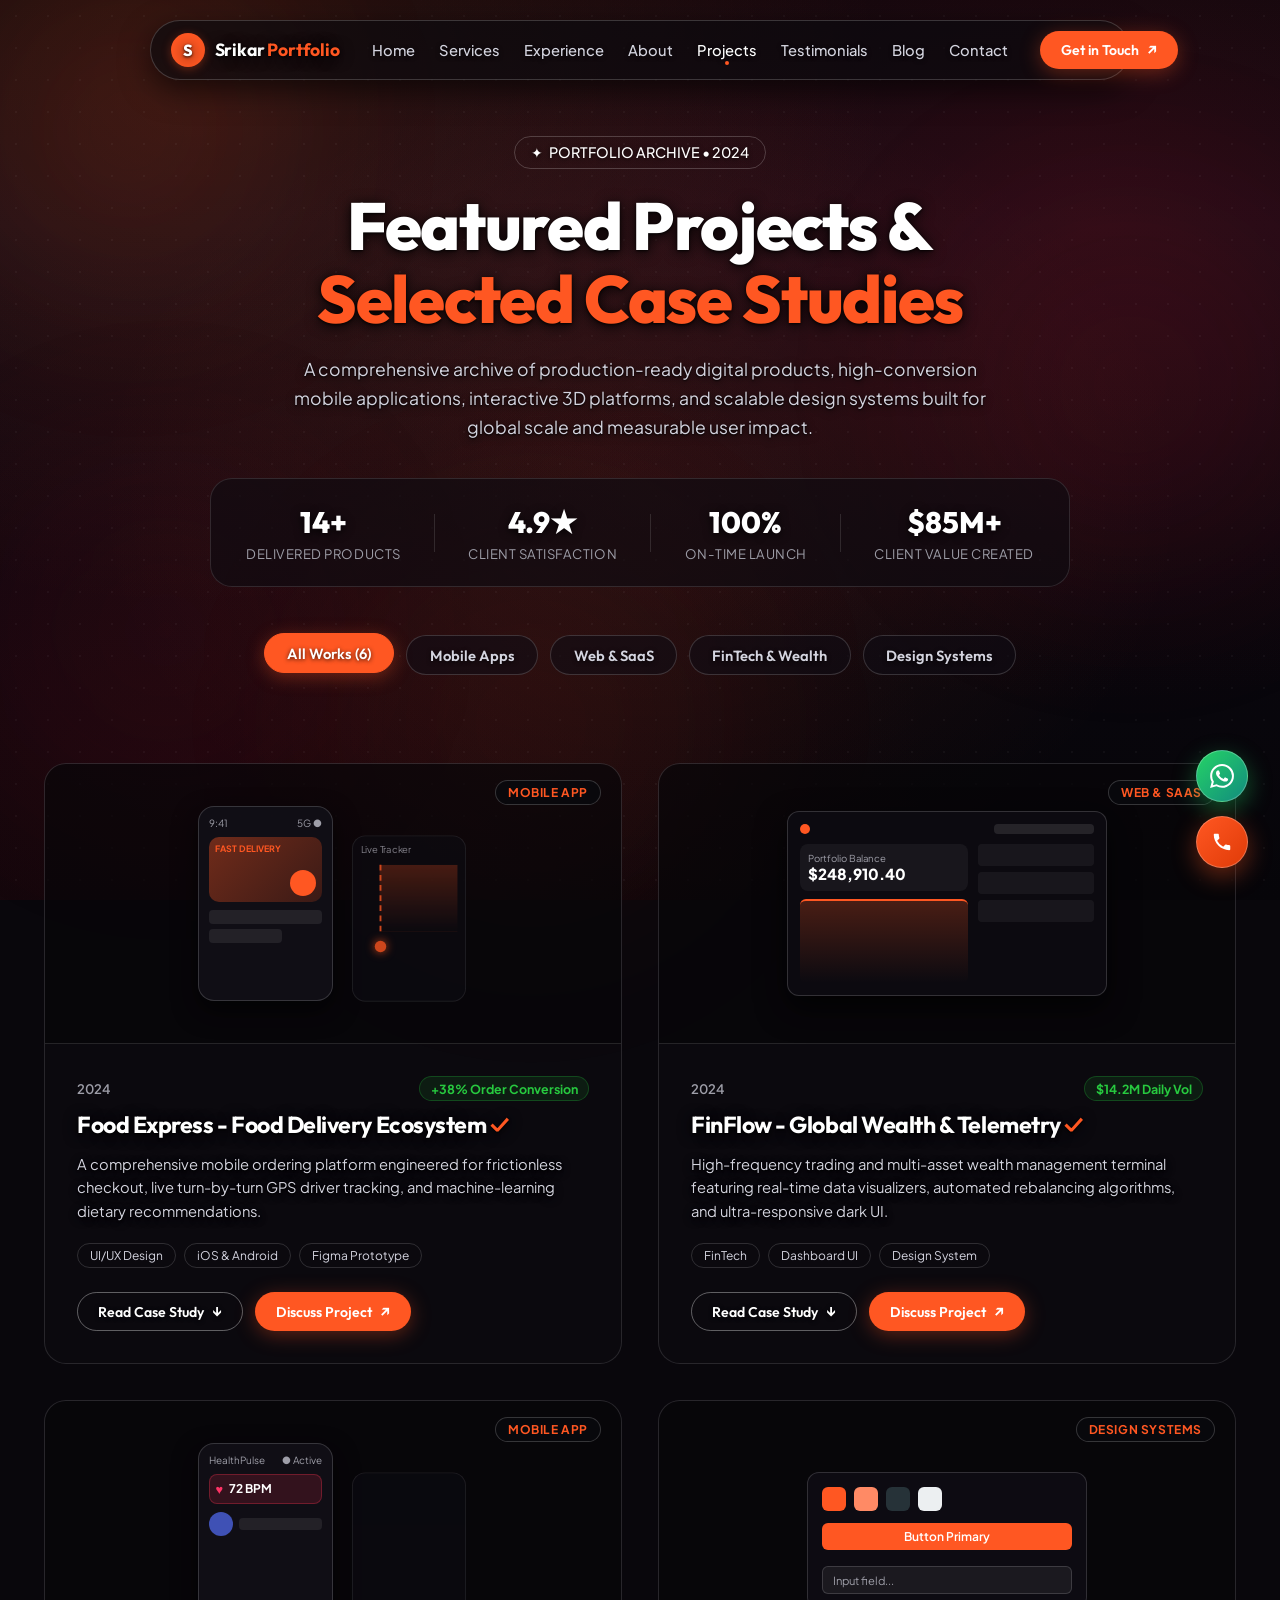
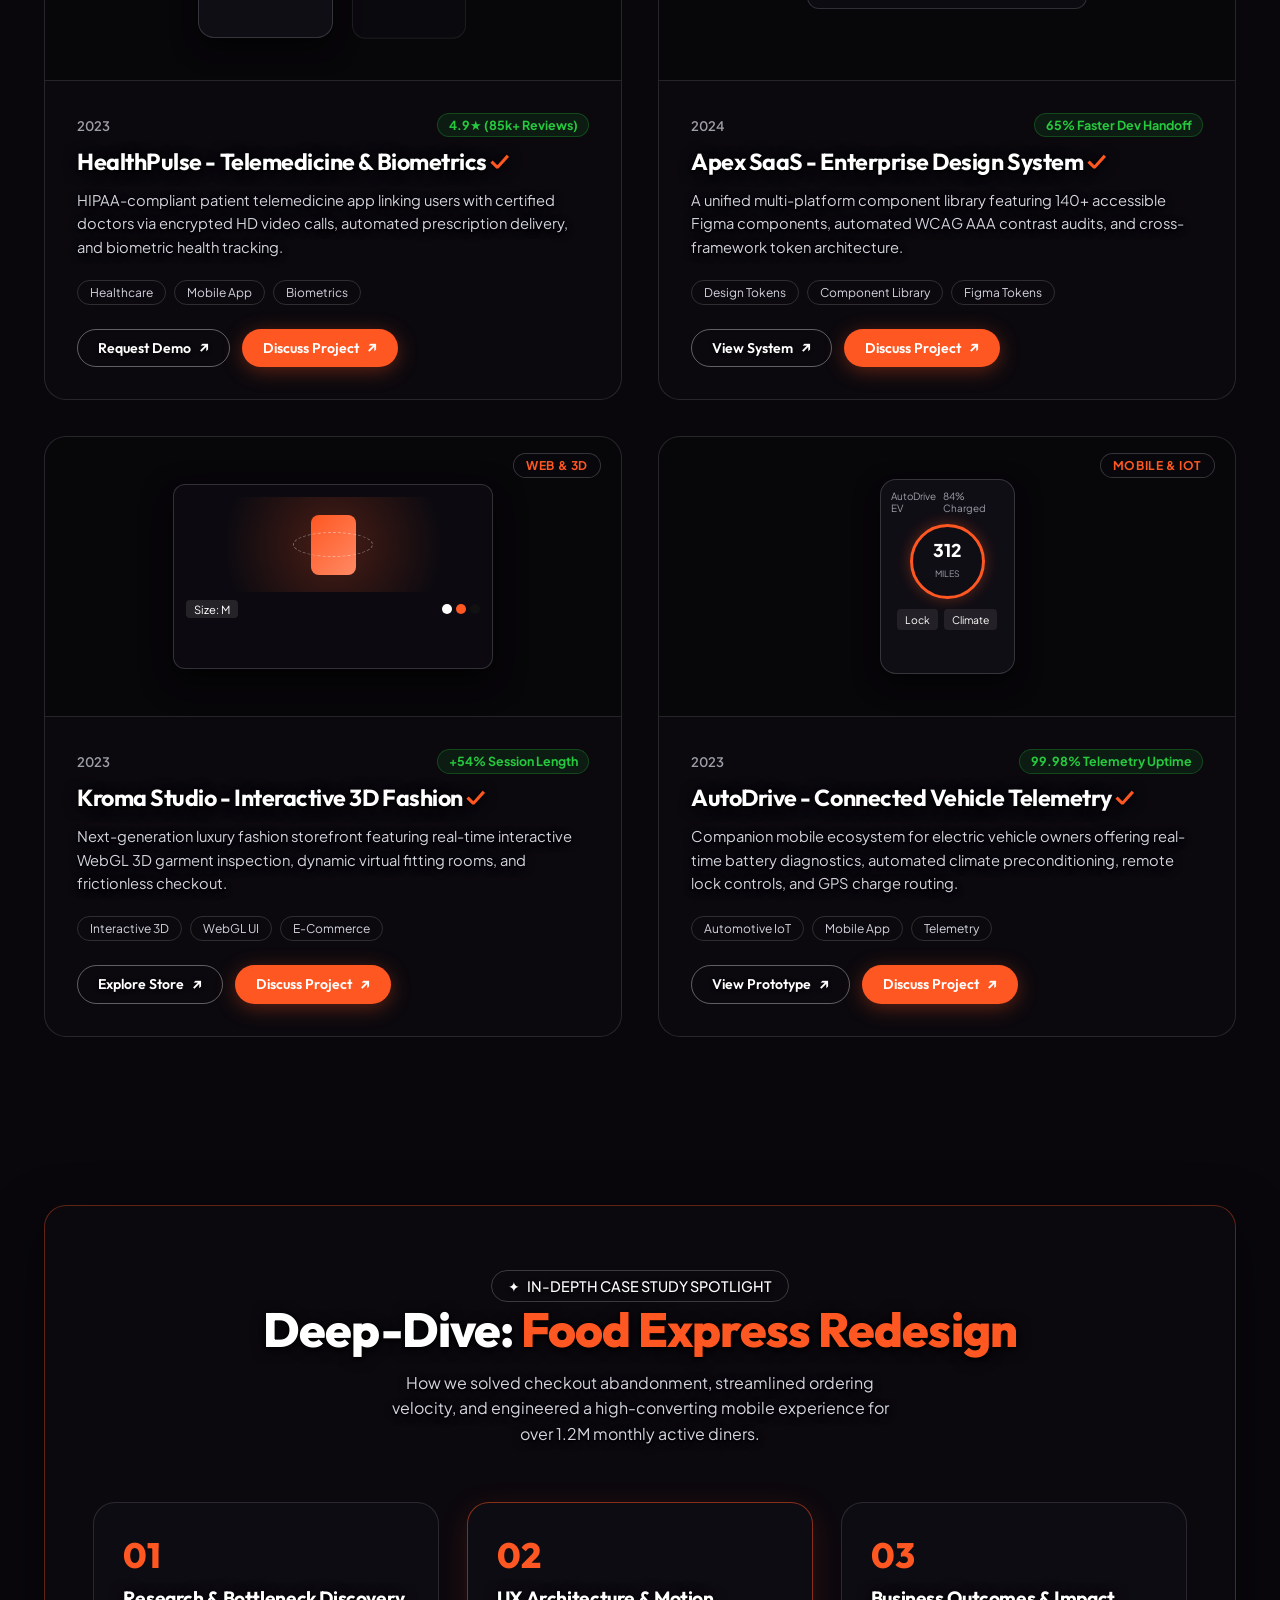
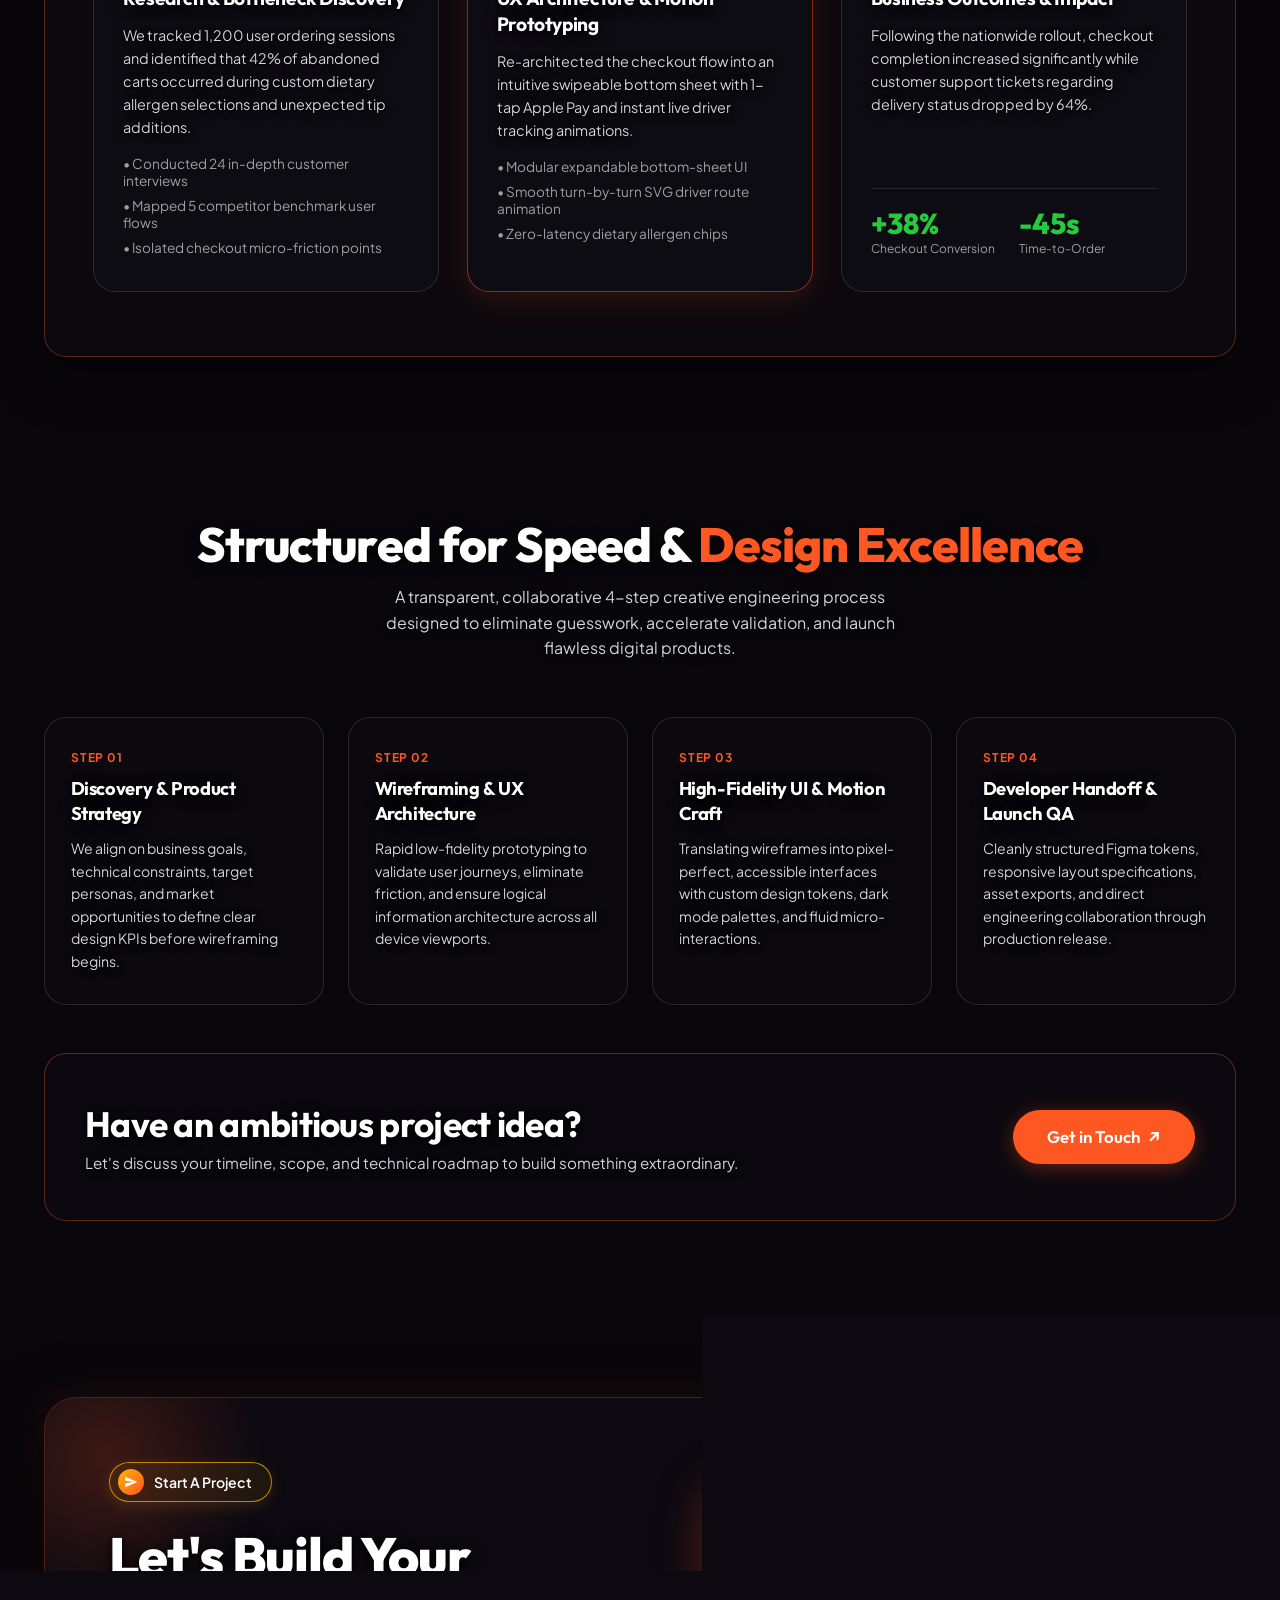
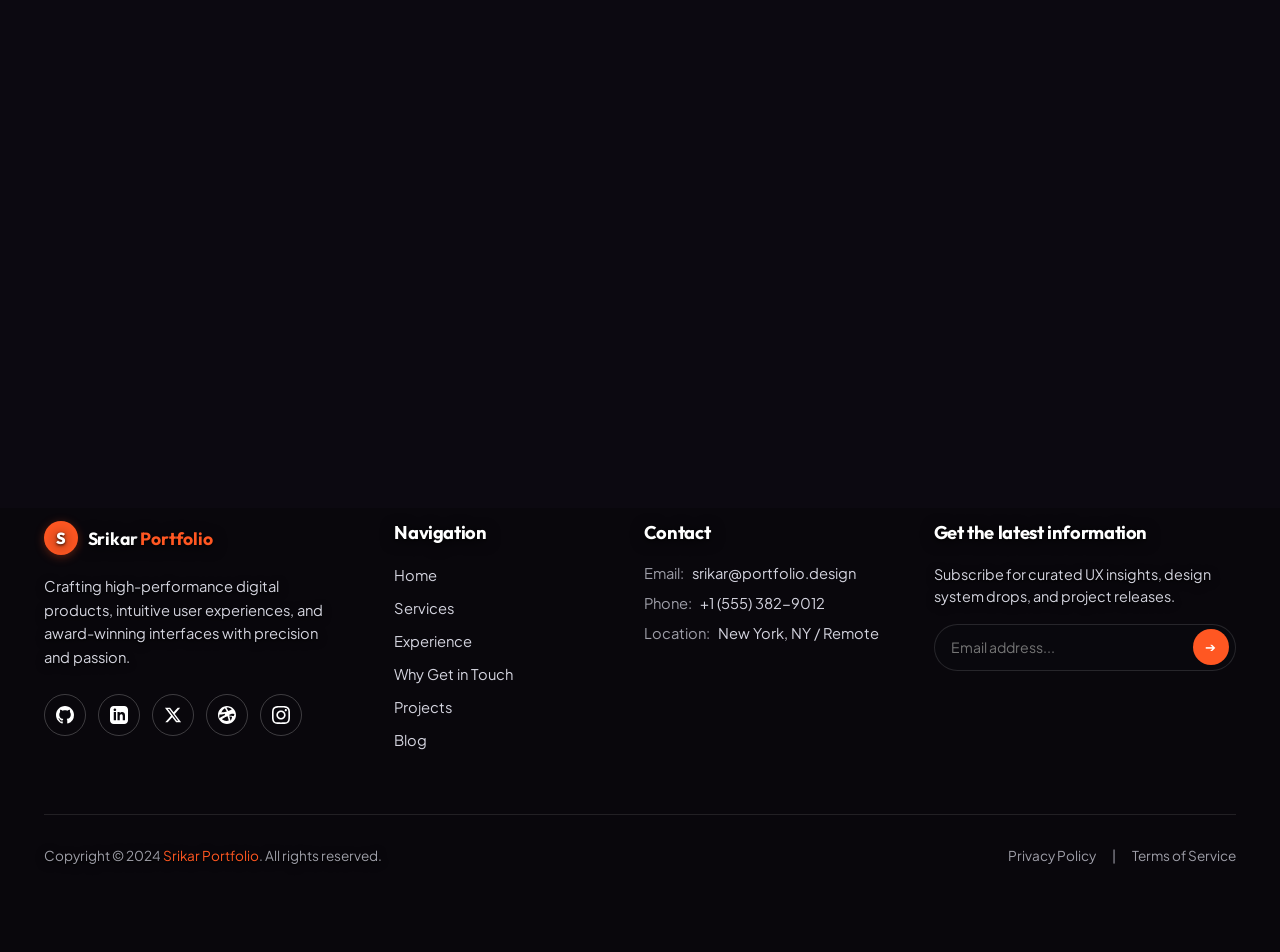
<file: projects.html>
<!DOCTYPE html>
<html lang="en">
<head>
  <meta charset="UTF-8">
  <meta name="viewport" content="width=device-width, initial-scale=1.0">
  <title>Projects & Case Studies | Srikar Portfolio</title>
  <meta name="description" content="Explore selected projects and in-depth UI/UX case studies by Srikar - Product Designer & Creative Technologist.">

  <!-- Google Fonts -->
  <link rel="preconnect" href="https://fonts.googleapis.com">
  <link rel="preconnect" href="https://fonts.gstatic.com" crossorigin>
  <link href="https://fonts.googleapis.com/css2?family=Outfit:wght@300;400;500;600;700;800&family=Plus+Jakarta+Sans:wght@400;500;600;700&display=swap" rel="stylesheet">

  <link rel="stylesheet" href="style.css?v=2">
  <link rel="stylesheet" href="projects.css?v=1">
</head>
<body class="projects-page">

  <!-- Ambient Background Lighting Orbs -->
  <div class="ambient-glow-orb glow-top-left"></div>
  <div class="ambient-glow-orb glow-top-right"></div>
  <div class="ambient-glow-orb glow-mid-center"></div>
  <div class="ambient-glow-orb glow-bottom-left"></div>

  <!-- Page Content Container -->
  <div class="page-wrapper">

    <!-- Mobile Navigation Backdrop Overlay -->
    <div class="mobile-nav-overlay" id="mobile-nav-overlay"></div>

    <!-- Floating Pill Header -->
    <header class="header-container">
      <nav class="pill-navbar">
        <a href="index.html#hero" class="brand-logo">
          <span class="logo-icon">S</span>
          <span class="logo-text">Srikar <span class="accent-text">Portfolio</span></span>
        </a>

        <!-- Left-to-Right Slide Drawer on Mobile -->
        <ul class="nav-links" id="nav-links">
          <!-- Mobile Drawer Header with Close Button -->
          <li class="mobile-drawer-header">
            <a href="index.html#hero" class="brand-logo">
              <span class="logo-icon">S</span>
              <span class="logo-text">Srikar <span class="accent-text">Portfolio</span></span>
            </a>
            <button class="mobile-close-btn" id="mobile-close-btn" aria-label="Close navigation">
              <svg width="20" height="20" viewBox="0 0 24 24" fill="none" stroke="currentColor" stroke-width="2.5" stroke-linecap="round" stroke-linejoin="round">
                <line x1="18" y1="6" x2="6" y2="18"></line>
                <line x1="6" y1="6" x2="18" y2="18"></line>
              </svg>
            </button>
          </li>

          <li><a href="index.html#hero" class="nav-link">Home</a></li>
          <li><a href="index.html#services" class="nav-link">Services</a></li>
          <li><a href="index.html#experience" class="nav-link">Experience</a></li>
          <li><a href="index.html#why-me" class="nav-link">About</a></li>
          <li><a href="projects.html" class="nav-link active">Projects</a></li>
          <li><a href="index.html#testimonials" class="nav-link">Testimonials</a></li>
          <li><a href="index.html#blog" class="nav-link">Blog</a></li>
          <li><a href="#contact" class="nav-link">Contact</a></li>

          <!-- Mobile Drawer Footer CTA -->
          <li class="mobile-drawer-footer">
            <a href="#contact" class="btn btn-primary btn-md mobile-drawer-btn">Get in Touch <span class="arrow">↗</span></a>
          </li>
        </ul>

        <div class="header-actions">
          <a href="#contact" class="btn btn-primary btn-sm">Get in Touch <span class="arrow">↗</span></a>
          <button class="mobile-toggle" id="mobile-toggle" aria-label="Toggle navigation">
            <span></span>
            <span></span>
            <span></span>
          </button>
        </div>
      </nav>
    </header>

    <!-- =============================================================
         SECTION 1: HERO & OVERVIEW (TOP TITLE + SUBTEXT)
         ============================================================= -->
    <section class="projects-hero-section">
      <div class="container">
        <div class="projects-hero-content text-center">
          
          <div class="badge-pill">
            <span class="sparkle">✦</span> PORTFOLIO ARCHIVE • 2024
          </div>

          <h1 class="projects-hero-title">
            Featured Projects & <br>
            <span class="accent-text">Selected Case Studies</span>
          </h1>

          <p class="projects-hero-subtext">
            A comprehensive archive of production-ready digital products, high-conversion mobile applications, interactive 3D platforms, and scalable design systems built for global scale and measurable user impact.
          </p>

          <!-- Key Metrics Counter Bar -->
          <div class="projects-metrics-bar glass-card">
            <div class="metric-item">
              <span class="metric-val">14+</span>
              <span class="metric-name">Delivered Products</span>
            </div>
            <div class="metric-divider"></div>
            <div class="metric-item">
              <span class="metric-val">4.9★</span>
              <span class="metric-name">Client Satisfaction</span>
            </div>
            <div class="metric-divider"></div>
            <div class="metric-item">
              <span class="metric-val">100%</span>
              <span class="metric-name">On-Time Launch</span>
            </div>
            <div class="metric-divider"></div>
            <div class="metric-item">
              <span class="metric-val">$85M+</span>
              <span class="metric-name">Client Value Created</span>
            </div>
          </div>

          <!-- Filter Pill Tabs -->
          <div class="projects-filter-bar">
            <button class="filter-btn active" data-filter="all">All Works (6)</button>
            <button class="filter-btn" data-filter="mobile">Mobile Apps</button>
            <button class="filter-btn" data-filter="saas">Web & SaaS</button>
            <button class="filter-btn" data-filter="fintech">FinTech & Wealth</button>
            <button class="filter-btn" data-filter="systems">Design Systems</button>
          </div>

        </div>
      </div>
    </section>

    <!-- =============================================================
         SECTION 2: COMPREHENSIVE PROJECTS SHOWCASE GRID
         ============================================================= -->
    <section class="section projects-grid-section">
      <div class="container">
        
        <div class="projects-gallery-grid" id="projects-gallery">
          
          <!-- Project Card 1: Food Express -->
          <article class="project-showcase-card glass-card" data-category="mobile">
            <div class="project-preview-wrap">
              <div class="mockup-frame">
                <div class="screen-mobile-duo">
                  <div class="screen-mobile-main">
                    <div class="screen-status-bar">
                      <span>9:41</span>
                      <span>5G ●</span>
                    </div>
                    <div class="screen-hero-food">
                      <div class="badge-tag">FAST DELIVERY</div>
                      <div class="food-avatar-circle"></div>
                    </div>
                    <div class="screen-list-items">
                      <div class="list-bar"></div>
                      <div class="list-bar short"></div>
                    </div>
                  </div>
                  <div class="screen-mobile-back">
                    <div class="screen-status-bar">
                      <span>Live Tracker</span>
                    </div>
                    <div class="gps-route-line"></div>
                    <div class="driver-pin"></div>
                  </div>
                </div>
              </div>
              <div class="project-category-chip">Mobile App</div>
            </div>

            <div class="project-body">
              <div class="project-meta-row">
                <span class="project-year">2024</span>
                <span class="project-impact-badge">+38% Order Conversion</span>
              </div>
              <h2 class="project-title-h2">
                Food Express - Food Delivery Ecosystem <span class="verified-check">✓</span>
              </h2>
              <p class="project-summary">
                A comprehensive mobile ordering platform engineered for frictionless checkout, live turn-by-turn GPS driver tracking, and machine-learning dietary recommendations.
              </p>
              <div class="project-tag-list">
                <span class="tag">UI/UX Design</span>
                <span class="tag">iOS & Android</span>
                <span class="tag">Figma Prototype</span>
              </div>
              <div class="project-action-row">
                <a href="#case-study" class="btn btn-glass btn-sm">Read Case Study <span class="arrow">↓</span></a>
                <a href="index.html#contact" class="btn btn-primary btn-sm">Discuss Project <span class="arrow">↗</span></a>
              </div>
            </div>
          </article>

          <!-- Project Card 2: FinFlow -->
          <article class="project-showcase-card glass-card" data-category="saas fintech">
            <div class="project-preview-wrap">
              <div class="mockup-frame">
                <div class="screen-desktop-dash">
                  <div class="dash-header-bar">
                    <div class="dash-brand-dot"></div>
                    <div class="dash-search-pill"></div>
                  </div>
                  <div class="dash-grid-layout">
                    <div class="dash-col-left">
                      <div class="balance-card">
                        <span class="card-label">Portfolio Balance</span>
                        <span class="card-val">$248,910.40</span>
                      </div>
                      <div class="chart-sparkline"></div>
                    </div>
                    <div class="dash-col-right">
                      <div class="order-book-row"></div>
                      <div class="order-book-row"></div>
                      <div class="order-book-row"></div>
                    </div>
                  </div>
                </div>
              </div>
              <div class="project-category-chip">Web & SaaS</div>
            </div>

            <div class="project-body">
              <div class="project-meta-row">
                <span class="project-year">2024</span>
                <span class="project-impact-badge">$14.2M Daily Vol</span>
              </div>
              <h2 class="project-title-h2">
                FinFlow - Global Wealth & Telemetry <span class="verified-check">✓</span>
              </h2>
              <p class="project-summary">
                High-frequency trading and multi-asset wealth management terminal featuring real-time data visualizers, automated rebalancing algorithms, and ultra-responsive dark UI.
              </p>
              <div class="project-tag-list">
                <span class="tag">FinTech</span>
                <span class="tag">Dashboard UI</span>
                <span class="tag">Design System</span>
              </div>
              <div class="project-action-row">
                <a href="#case-study" class="btn btn-glass btn-sm">Read Case Study <span class="arrow">↓</span></a>
                <a href="index.html#contact" class="btn btn-primary btn-sm">Discuss Project <span class="arrow">↗</span></a>
              </div>
            </div>
          </article>

          <!-- Project Card 3: HealthPulse -->
          <article class="project-showcase-card glass-card" data-category="mobile">
            <div class="project-preview-wrap">
              <div class="mockup-frame">
                <div class="screen-mobile-duo">
                  <div class="screen-mobile-main health-theme">
                    <div class="screen-status-bar">
                      <span>HealthPulse</span>
                      <span>● Active</span>
                    </div>
                    <div class="vitals-heart-card">
                      <span class="pulse-icon">♥</span>
                      <span class="bpm-num">72 BPM</span>
                    </div>
                    <div class="doc-consult-card">
                      <div class="doc-avatar"></div>
                      <div class="doc-lines"></div>
                    </div>
                  </div>
                  <div class="screen-mobile-back health-theme">
                    <div class="calendar-pill"></div>
                    <div class="calendar-grid-mock"></div>
                  </div>
                </div>
              </div>
              <div class="project-category-chip">Mobile App</div>
            </div>

            <div class="project-body">
              <div class="project-meta-row">
                <span class="project-year">2023</span>
                <span class="project-impact-badge">4.9★ (85k+ Reviews)</span>
              </div>
              <h2 class="project-title-h2">
                HealthPulse - Telemedicine & Biometrics <span class="verified-check">✓</span>
              </h2>
              <p class="project-summary">
                HIPAA-compliant patient telemedicine app linking users with certified doctors via encrypted HD video calls, automated prescription delivery, and biometric health tracking.
              </p>
              <div class="project-tag-list">
                <span class="tag">Healthcare</span>
                <span class="tag">Mobile App</span>
                <span class="tag">Biometrics</span>
              </div>
              <div class="project-action-row">
                <a href="index.html#contact" class="btn btn-glass btn-sm">Request Demo <span class="arrow">↗</span></a>
                <a href="index.html#contact" class="btn btn-primary btn-sm">Discuss Project <span class="arrow">↗</span></a>
              </div>
            </div>
          </article>

          <!-- Project Card 4: Apex SaaS Design System -->
          <article class="project-showcase-card glass-card" data-category="systems saas">
            <div class="project-preview-wrap">
              <div class="mockup-frame">
                <div class="design-system-preview">
                  <div class="ds-palette-row">
                    <span class="swatch sw-1"></span>
                    <span class="swatch sw-2"></span>
                    <span class="swatch sw-3"></span>
                    <span class="swatch sw-4"></span>
                  </div>
                  <div class="ds-components-mock">
                    <div class="ds-btn-mock">Button Primary</div>
                    <div class="ds-switch-mock"></div>
                    <div class="ds-input-mock">Input field...</div>
                  </div>
                </div>
              </div>
              <div class="project-category-chip">Design Systems</div>
            </div>

            <div class="project-body">
              <div class="project-meta-row">
                <span class="project-year">2024</span>
                <span class="project-impact-badge">65% Faster Dev Handoff</span>
              </div>
              <h2 class="project-title-h2">
                Apex SaaS - Enterprise Design System <span class="verified-check">✓</span>
              </h2>
              <p class="project-summary">
                A unified multi-platform component library featuring 140+ accessible Figma components, automated WCAG AAA contrast audits, and cross-framework token architecture.
              </p>
              <div class="project-tag-list">
                <span class="tag">Design Tokens</span>
                <span class="tag">Component Library</span>
                <span class="tag">Figma Tokens</span>
              </div>
              <div class="project-action-row">
                <a href="index.html#contact" class="btn btn-glass btn-sm">View System <span class="arrow">↗</span></a>
                <a href="index.html#contact" class="btn btn-primary btn-sm">Discuss Project <span class="arrow">↗</span></a>
              </div>
            </div>
          </article>

          <!-- Project Card 5: Kroma 3D Store -->
          <article class="project-showcase-card glass-card" data-category="saas">
            <div class="project-preview-wrap">
              <div class="mockup-frame">
                <div class="screen-desktop-dash fashion-theme">
                  <div class="fashion-3d-model">
                    <div class="model-torso"></div>
                    <div class="rotation-axis-ring"></div>
                  </div>
                  <div class="fashion-controls">
                    <div class="size-pill">Size: M</div>
                    <div class="color-swatches-mini">
                      <span></span><span></span><span></span>
                    </div>
                  </div>
                </div>
              </div>
              <div class="project-category-chip">Web & 3D</div>
            </div>

            <div class="project-body">
              <div class="project-meta-row">
                <span class="project-year">2023</span>
                <span class="project-impact-badge">+54% Session Length</span>
              </div>
              <h2 class="project-title-h2">
                Kroma Studio - Interactive 3D Fashion <span class="verified-check">✓</span>
              </h2>
              <p class="project-summary">
                Next-generation luxury fashion storefront featuring real-time interactive WebGL 3D garment inspection, dynamic virtual fitting rooms, and frictionless checkout.
              </p>
              <div class="project-tag-list">
                <span class="tag">Interactive 3D</span>
                <span class="tag">WebGL UI</span>
                <span class="tag">E-Commerce</span>
              </div>
              <div class="project-action-row">
                <a href="index.html#contact" class="btn btn-glass btn-sm">Explore Store <span class="arrow">↗</span></a>
                <a href="index.html#contact" class="btn btn-primary btn-sm">Discuss Project <span class="arrow">↗</span></a>
              </div>
            </div>
          </article>

          <!-- Project Card 6: AutoDrive -->
          <article class="project-showcase-card glass-card" data-category="mobile">
            <div class="project-preview-wrap">
              <div class="mockup-frame">
                <div class="screen-mobile-duo">
                  <div class="screen-mobile-main auto-theme">
                    <div class="screen-status-bar">
                      <span>AutoDrive EV</span>
                      <span>84% Charged</span>
                    </div>
                    <div class="battery-gauge-ring">
                      <div class="gauge-center">
                        <span class="range-num">312</span>
                        <span class="range-unit">MILES</span>
                      </div>
                    </div>
                    <div class="auto-quick-actions">
                      <div class="action-sq">Lock</div>
                      <div class="action-sq">Climate</div>
                    </div>
                  </div>
                </div>
              </div>
              <div class="project-category-chip">Mobile & IoT</div>
            </div>

            <div class="project-body">
              <div class="project-meta-row">
                <span class="project-year">2023</span>
                <span class="project-impact-badge">99.98% Telemetry Uptime</span>
              </div>
              <h2 class="project-title-h2">
                AutoDrive - Connected Vehicle Telemetry <span class="verified-check">✓</span>
              </h2>
              <p class="project-summary">
                Companion mobile ecosystem for electric vehicle owners offering real-time battery diagnostics, automated climate preconditioning, remote lock controls, and GPS charge routing.
              </p>
              <div class="project-tag-list">
                <span class="tag">Automotive IoT</span>
                <span class="tag">Mobile App</span>
                <span class="tag">Telemetry</span>
              </div>
              <div class="project-action-row">
                <a href="index.html#contact" class="btn btn-glass btn-sm">View Prototype <span class="arrow">↗</span></a>
                <a href="index.html#contact" class="btn btn-primary btn-sm">Discuss Project <span class="arrow">↗</span></a>
              </div>
            </div>
          </article>

        </div>

      </div>
    </section>

    <!-- =============================================================
         SECTION 3: FLAGSHIP CASE STUDY SPOTLIGHT
         ============================================================= -->
    <section class="section case-study-section" id="case-study">
      <div class="container">
        
        <div class="case-study-spotlight glass-card">
          
          <div class="spotlight-header text-center">
            <div class="badge-pill">
              <span class="sparkle">✦</span> IN-DEPTH CASE STUDY SPOTLIGHT
            </div>
            <h2 class="section-title">
              Deep-Dive: <span class="accent-text">Food Express Redesign</span>
            </h2>
            <p class="section-subtitle centered">
              How we solved checkout abandonment, streamlined ordering velocity, and engineered a high-converting mobile experience for over 1.2M monthly active diners.
            </p>
          </div>

          <div class="case-study-phases-grid">
            
            <!-- Phase 1 -->
            <div class="phase-card glass-card">
              <div class="phase-number">01</div>
              <h3 class="phase-title">Research & Bottleneck Discovery</h3>
              <p class="phase-desc">
                We tracked 1,200 user ordering sessions and identified that 42% of abandoned carts occurred during custom dietary allergen selections and unexpected tip additions.
              </p>
              <ul class="phase-points">
                <li>• Conducted 24 in-depth customer interviews</li>
                <li>• Mapped 5 competitor benchmark user flows</li>
                <li>• Isolated checkout micro-friction points</li>
              </ul>
            </div>

            <!-- Phase 2 -->
            <div class="phase-card glass-card active-phase">
              <div class="phase-number">02</div>
              <h3 class="phase-title">UX Architecture & Motion Prototyping</h3>
              <p class="phase-desc">
                Re-architected the checkout flow into an intuitive swipeable bottom sheet with 1-tap Apple Pay and instant live driver tracking animations.
              </p>
              <ul class="phase-points">
                <li>• Modular expandable bottom-sheet UI</li>
                <li>• Smooth turn-by-turn SVG driver route animation</li>
                <li>• Zero-latency dietary allergen chips</li>
              </ul>
            </div>

            <!-- Phase 3 -->
            <div class="phase-card glass-card">
              <div class="phase-number">03</div>
              <h3 class="phase-title">Business Outcomes & Impact</h3>
              <p class="phase-desc">
                Following the nationwide rollout, checkout completion increased significantly while customer support tickets regarding delivery status dropped by 64%.
              </p>
              <div class="outcome-stat-row">
                <div class="outcome-stat">
                  <span class="stat-big">+38%</span>
                  <span class="stat-small">Checkout Conversion</span>
                </div>
                <div class="outcome-stat">
                  <span class="stat-big">-45s</span>
                  <span class="stat-small">Time-to-Order</span>
                </div>
              </div>
            </div>

          </div>

        </div>

      </div>
    </section>

    <!-- =============================================================
         SECTION 4: WORKFLOW & CLIENT COLLABORATION PROCESS
         ============================================================= -->
    <section class="section workflow-section">
      <div class="container">
        
        <div class="section-title-wrap text-center">
          <h2 class="section-title">
            Structured for Speed & <span class="accent-text">Design Excellence</span>
          </h2>
          <p class="section-subtitle centered">
            A transparent, collaborative 4-step creative engineering process designed to eliminate guesswork, accelerate validation, and launch flawless digital products.
          </p>
        </div>

        <div class="workflow-steps-grid">
          
          <div class="workflow-card glass-card">
            <span class="step-num">STEP 01</span>
            <h3 class="step-title">Discovery & Product Strategy</h3>
            <p class="step-desc">
              We align on business goals, technical constraints, target personas, and market opportunities to define clear design KPIs before wireframing begins.
            </p>
          </div>

          <div class="workflow-card glass-card">
            <span class="step-num">STEP 02</span>
            <h3 class="step-title">Wireframing & UX Architecture</h3>
            <p class="step-desc">
              Rapid low-fidelity prototyping to validate user journeys, eliminate friction, and ensure logical information architecture across all device viewports.
            </p>
          </div>

          <div class="workflow-card glass-card">
            <span class="step-num">STEP 03</span>
            <h3 class="step-title">High-Fidelity UI & Motion Craft</h3>
            <p class="step-desc">
              Translating wireframes into pixel-perfect, accessible interfaces with custom design tokens, dark mode palettes, and fluid micro-interactions.
            </p>
          </div>

          <div class="workflow-card glass-card">
            <span class="step-num">STEP 04</span>
            <h3 class="step-title">Developer Handoff & Launch QA</h3>
            <p class="step-desc">
              Cleanly structured Figma tokens, responsive layout specifications, asset exports, and direct engineering collaboration through production release.
            </p>
          </div>

        </div>

        <!-- Collaboration CTA Banner -->
        <div class="workflow-cta-banner glass-card">
          <div class="cta-banner-text">
            <h3 class="cta-banner-title">Have an ambitious project idea?</h3>
            <p class="cta-banner-desc">Let's discuss your timeline, scope, and technical roadmap to build something extraordinary.</p>
          </div>
          <a href="index.html#contact" class="btn btn-primary btn-lg">Get in Touch <span class="arrow">↗</span></a>
        </div>

      </div>
    </section>

    <!-- =============================================================
         SECTION 5: CONTACT ("LET'S BUILD YOUR DIGITAL FUTURE")
         ============================================================= -->
    <section class="contact-section" id="contact">
      <div class="container">
        <div class="contact-card-container">
          
          <!-- Left Column: Copy & Direct Contact Info -->
          <div class="contact-info-col">
            <div class="contact-badge-pill">
              <span class="contact-badge-icon">
                <svg width="14" height="14" viewBox="0 0 24 24" fill="currentColor">
                  <path d="M2.01 21L23 12 2.01 3 2 10l15 2-15 2z"/>
                </svg>
              </span>
              <span>Start A Project</span>
            </div>

            <h2 class="contact-main-title">
              Let's Build Your <br>
              <span class="accent-text">Digital Future</span>
            </h2>

            <p class="contact-main-desc">
              Ready to launch your next project? Fill out the form below or reach out directly to start a conversation about your business needs and how we can help you grow.
            </p>

            <div class="contact-quick-details">
              <a href="tel:+15553829012" class="contact-detail-pill">
                <span class="detail-icon-circle">
                  <svg width="15" height="15" viewBox="0 0 24 24" fill="currentColor">
                    <path d="M20.01 15.38c-1.23 0-2.42-.2-3.53-.56a.977.977 0 00-1.01.24l-2.2 2.2a15.053 15.053 0 01-6.59-6.59l2.2-2.21a.96.96 0 00.25-1A11.36 11.36 0 018.5 3.93c0-.55-.45-1-1-1H4c-.55 0-1 .45-1 1 0 9.39 7.61 17 17 17 .55 0 1-.45 1-1v-3.5c0-.55-.45-1-1-1z"/>
                  </svg>
                </span>
                <span class="detail-text">+1 (555) 382-9012</span>
              </a>

              <div class="contact-detail-pill">
                <span class="detail-icon-circle">
                  <svg width="15" height="15" viewBox="0 0 24 24" fill="currentColor">
                    <path d="M12 2C8.13 2 5 5.13 5 9c0 5.25 7 13 7 13s7-7.75 7-13c0-3.87-3.13-7-7-7zm0 9.5c-1.38 0-2.5-1.12-2.5-2.5s1.12-2.5 2.5-2.5 2.5 1.12 2.5 2.5-1.12 2.5-2.5 2.5z"/>
                  </svg>
                </span>
                <span class="detail-text">San Francisco, CA</span>
              </div>

              <a href="mailto:srikar@portfolio.design" class="contact-detail-pill full-width-pill">
                <span class="detail-icon-circle">
                  <svg width="15" height="15" viewBox="0 0 24 24" fill="currentColor">
                    <path d="M20 4H4c-1.1 0-1.99.9-1.99 2L2 18c0 1.1.9 2 2 2h16c1.1 0 2-.9 2-2V6c0-1.1-.9-2-2-2zm0 4l-8 5-8-5V6l8 5 8-5v2z"/>
                  </svg>
                </span>
                <span class="detail-text">srikar@portfolio.design</span>
              </a>
            </div>
          </div>

          <!-- Right Column: Warm Amber Accent Form Panel -->
          <div class="contact-form-panel">
            <form class="project-inquiry-form" id="project-contact-form">
              <div class="form-group">
                <label for="contact-name" class="form-label">Your Name</label>
                <input type="text" id="contact-name" name="name" class="form-input" placeholder="Name" required>
              </div>

              <div class="form-group">
                <label for="contact-email" class="form-label">Your Phone or Email</label>
                <input type="text" id="contact-email" name="contact" class="form-input" placeholder="Email" required>
              </div>

              <div class="form-group">
                <label for="contact-service" class="form-label">Services</label>
                <div class="select-wrapper">
                  <select id="contact-service" name="service" class="form-select" required>
                    <option value="" disabled selected>Select a service</option>
                    <option value="UI/UX Design">UI/UX Design & Prototyping</option>
                    <option value="3D Web Experiences">3D & Interactive Experiences</option>
                    <option value="Mobile App Design">Mobile App Design</option>
                    <option value="Design Systems">Design Systems Architecture</option>
                    <option value="Full Digital Product">Full Digital Product Launch</option>
                  </select>
                </div>
              </div>

              <div class="form-actions">
                <button type="submit" class="contact-submit-btn" id="contact-submit-btn">
                  <span class="submit-icon-circle">
                    <svg width="16" height="16" viewBox="0 0 24 24" fill="currentColor">
                      <path d="M2.01 21L23 12 2.01 3 2 10l15 2-15 2z"/>
                    </svg>
                  </span>
                  <span>Submit</span>
                </button>
              </div>

              <div class="form-feedback" id="form-feedback"></div>
            </form>
          </div>

        </div>
      </div>
    </section>

    <!-- =============================================================
         SECTION 6: FOOTER (MATCHES LANDING PAGE DESIGN)
         ============================================================= -->
    <footer class="footer-section">
      <div class="container">

        <!-- Main Footer Links Grid -->
        <div class="footer-grid">
          
          <!-- Column 1: Brand & Socials -->
          <div class="footer-col brand-col">
            <a href="index.html#hero" class="brand-logo footer-logo">
              <span class="logo-icon">S</span>
              <span class="logo-text">Srikar <span class="accent-text">Portfolio</span></span>
            </a>
            <p class="footer-bio">
              Crafting high-performance digital products, intuitive user experiences, and award-winning interfaces with precision and passion.
            </p>
            <div class="social-links">
              <a href="https://github.com" target="_blank" rel="noopener" class="social-icon" aria-label="GitHub">
                <svg width="18" height="18" viewBox="0 0 24 24" fill="currentColor">
                  <path d="M12 0C5.37 0 0 5.37 0 12c0 5.31 3.435 9.795 8.205 11.385.6.105.825-.255.825-.57 0-.285-.015-1.23-.015-2.235-3.015.555-3.795-.735-4.035-1.41-.135-.345-.72-1.41-1.23-1.695-.42-.225-1.02-.78-.015-.795.945-.015 1.62.87 1.845 1.23 1.08 1.815 2.805 1.305 3.495.99.105-.78.42-1.305.765-1.605-2.67-.3-5.46-1.335-5.46-5.925 0-1.305.465-2.385 1.23-3.225-.12-.3-.54-1.53.12-3.18 0 0 1.005-.315 3.3 1.23.96-.27 1.98-.405 3-.405s2.04.135 3 .405c2.295-1.56 3.3-1.23 3.3-1.23.66 1.65.24 2.88.12 3.18.765.84 1.23 1.905 1.23 3.225 0 4.605-2.805 5.625-5.475 5.925.435.375.81 1.095.81 2.22 0 1.605-.015 2.895-.015 3.3 0 .315.225.69.825.57A12.02 12.02 0 0024 12c0-6.63-5.37-12-12-12z"/>
                </svg>
              </a>
              <a href="https://linkedin.com" target="_blank" rel="noopener" class="social-icon" aria-label="LinkedIn">
                <svg width="18" height="18" viewBox="0 0 24 24" fill="currentColor">
                  <path d="M19 0h-14c-2.761 0-5 2.239-5 5v14c0 2.761 2.239 5 5 5h14c2.762 0 5-2.239 5-5v-14c0-2.761-2.238-5-5-5zm-11 19h-3v-11h3v11zm-1.5-12.268c-.966 0-1.75-.79-1.75-1.764s.784-1.764 1.75-1.764 1.75.79 1.75 1.764-.783 1.764-1.75 1.764zm13.5 12.268h-3v-5.604c0-3.368-4-3.113-4 0v5.604h-3v-11h3v1.765c1.396-2.586 7-2.777 7 2.476v6.759z"/>
                </svg>
              </a>
              <a href="https://twitter.com" target="_blank" rel="noopener" class="social-icon" aria-label="X (Twitter)">
                <svg width="18" height="18" viewBox="0 0 24 24" fill="currentColor">
                  <path d="M18.244 2.25h3.308l-7.227 8.26 8.502 11.24H16.17l-5.214-6.817L4.99 21.75H1.68l7.73-8.835L1.254 2.25H8.08l4.713 6.231zm-1.161 17.52h1.833L7.084 4.126H5.117z"/>
                </svg>
              </a>
              <a href="https://dribbble.com" target="_blank" rel="noopener" class="social-icon" aria-label="Dribbble">
                <svg width="18" height="18" viewBox="0 0 24 24" fill="currentColor">
                  <path d="M12 0C5.373 0 0 5.373 0 12s5.373 12 12 12 12-5.373 12-12S18.627 0 12 0zm9.849 10.638a10.02 10.02 0 0 1-.989 3.064c-.387-.133-1.92-.619-3.931-.619-.481 0-.96.03-1.436.088a24.16 24.16 0 0 0-.414-1.545c2.359-1.077 4.54-1.137 4.776-1.141a9.92 9.92 0 0 1 1.994.153zM12 2.046c2.464 0 4.716.892 6.467 2.373-.321.22-2.304 1.488-4.708 2.394-1.189-2.221-2.457-4.14-2.617-4.382A9.97 9.97 0 0 1 12 2.046zm-2.88.94c.163.243 1.424 2.152 2.627 4.356-3.292 1.052-6.529 1.157-7.275 1.166A9.957 9.957 0 0 1 9.12 2.986zm-7.074 8.44c.594-.01 3.513-.105 6.741-1.07.247.534.484 1.077.708 1.624-3.87 1.258-7.394 4.093-7.618 4.276a9.947 9.947 0 0 1 .169-4.83zm3.176 6.136c.45-.371 3.633-2.87 7.42-4.053.86 2.27 1.48 4.67 1.764 5.922A9.96 9.96 0 0 1 5.222 17.562zm11.455 1.986c-.26-1.147-.834-3.39-1.637-5.541 1.834-.047 3.328.375 3.738.513a9.943 9.943 0 0 1-2.101 5.028z"/>
                </svg>
              </a>
              <a href="https://instagram.com" target="_blank" rel="noopener" class="social-icon" aria-label="Instagram">
                <svg width="18" height="18" viewBox="0 0 24 24" fill="currentColor">
                  <path d="M12 2.163c3.204 0 3.584.012 4.85.07 3.252.148 4.771 1.691 4.919 4.919.058 1.265.069 1.645.069 4.849 0 3.205-.012 3.584-.069 4.849-.149 3.225-1.664 4.771-4.919 4.919-1.266.058-1.644.07-4.85.07-3.204 0-3.584-.012-4.849-.07-3.26-.149-4.771-1.699-4.919-4.92-.058-1.265-.07-1.644-.07-4.849 0-3.204.013-3.583.07-4.849.149-3.227 1.664-4.771 4.919-4.919 1.266-.057 1.645-.069 4.849-.069zm0-2.163c-3.259 0-3.667.014-4.947.072-4.358.2-6.78 2.618-6.98 6.98-.059 1.281-.073 1.689-.073 4.948 0 3.259.014 3.668.072 4.948.2 4.358 2.618 6.78 6.98 6.98 1.281.058 1.689.072 4.948.072 3.259 0 3.668-.014 4.948-.072 4.354-.2 6.782-2.618 6.979-6.98.059-1.28.073-1.689.073-4.948 0-3.259-.014-3.667-.072-4.947-.196-4.354-2.617-6.78-6.979-6.98-1.281-.059-1.69-.073-4.949-.073zm0 5.838c-3.403 0-6.162 2.759-6.162 6.162s2.759 6.163 6.162 6.163 6.162-2.759 6.162-6.163c0-3.403-2.759-6.162-6.162-6.162zm0 10.162c-2.209 0-4-1.79-4-4 0-2.209 1.791-4 4-4s4 1.791 4 4c0 2.21-1.791 4-4 4zm6.406-11.845c-.796 0-1.441.645-1.441 1.44s.645 1.44 1.441 1.44c.795 0 1.439-.645 1.439-1.44s-.644-1.44-1.439-1.44z"/>
                </svg>
              </a>
            </div>
          </div>

          <!-- Column 2: Navigation Links -->
          <div class="footer-col">
            <h4 class="footer-col-title">Navigation</h4>
            <ul class="footer-links-list">
              <li><a href="index.html#hero">Home</a></li>
              <li><a href="index.html#services">Services</a></li>
              <li><a href="index.html#experience">Experience</a></li>
              <li><a href="index.html#why-me">Why Get in Touch</a></li>
              <li><a href="projects.html">Projects</a></li>
              <li><a href="index.html#blog">Blog</a></li>
            </ul>
          </div>

          <!-- Column 3: Contact Details -->
          <div class="footer-col">
            <h4 class="footer-col-title">Contact</h4>
            <ul class="footer-contact-list">
              <li><span class="contact-label">Email:</span> <a href="mailto:srikar@portfolio.design">srikar@portfolio.design</a></li>
              <li><span class="contact-label">Phone:</span> <a href="tel:+15553829012">+1 (555) 382-9012</a></li>
              <li><span class="contact-label">Location:</span> New York, NY / Remote</li>
            </ul>
          </div>

          <!-- Column 4: Newsletter -->
          <div class="footer-col newsletter-col">
            <h4 class="footer-col-title">Get the latest information</h4>
            <p class="footer-newsletter-text">Subscribe for curated UX insights, design system drops, and project releases.</p>
            <form class="footer-form" onsubmit="event.preventDefault(); alert('Subscribed successfully!');">
              <input type="email" placeholder="Email address..." class="footer-input" required>
              <button type="submit" class="footer-btn" aria-label="Subscribe">➔</button>
            </form>
          </div>

        </div>

        <!-- Bottom Copyright -->
        <div class="footer-bottom">
          <p class="copyright-text">
            Copyright © 2024 <span class="accent-text">Srikar Portfolio</span>. All rights reserved.
          </p>
          <div class="footer-legal">
            <a href="#">Privacy Policy</a>
            <span class="divider">|</span>
            <a href="#">Terms of Service</a>
          </div>
        </div>

      </div>
    </footer>

  </div>

  <!-- Floating Action Buttons: WhatsApp & Call Now -->
  <div class="floating-contact-group" id="floating-contact">
    <!-- WhatsApp Floating Button -->
    <a href="https://wa.me/15553829012?text=Hi%20Srikar%2C%20I'd%20like%20to%20discuss%20a%20project!" 
       target="_blank" 
       rel="noopener" 
       class="floating-btn floating-whatsapp" 
       aria-label="Chat on WhatsApp"
       id="btn-floating-whatsapp">
      <span class="floating-btn-tooltip">Chat on WhatsApp</span>
      <div class="floating-btn-icon">
        <svg width="24" height="24" viewBox="0 0 24 24" fill="currentColor">
          <path d="M17.472 14.382c-.297-.149-1.758-.867-2.03-.967-.273-.099-.471-.148-.67.15-.197.297-.767.966-.94 1.164-.173.199-.347.223-.644.075-.297-.15-1.255-.463-2.39-1.475-.883-.788-1.48-1.761-1.653-2.059-.173-.297-.018-.458.13-.606.134-.133.298-.347.446-.52.149-.174.198-.298.298-.497.099-.198.05-.371-.025-.52-.075-.149-.669-1.612-.916-2.207-.242-.579-.487-.5-.669-.51-.173-.008-.371-.01-.57-.01-.198 0-.52.074-.792.372-.272.297-1.04 1.016-1.04 2.479 0 1.462 1.065 2.875 1.213 3.074.149.198 2.096 3.2 5.077 4.487.709.306 1.262.489 1.694.625.712.227 1.36.195 1.871.118.571-.085 1.758-.719 2.006-1.413.248-.694.248-1.289.173-1.413-.074-.124-.272-.198-.57-.347m-5.421 7.403h-.004a9.87 9.87 0 01-5.031-1.378l-.361-.214-3.741.982.998-3.648-.235-.374a9.86 9.86 0 01-1.51-5.26c.001-5.45 4.436-9.884 9.888-9.884 2.64 0 5.122 1.03 6.988 2.898a9.825 9.825 0 012.893 6.994c-.003 5.45-4.437 9.884-9.885 9.884m8.413-18.297A11.815 11.815 0 0012.05 0C5.495 0 .16 5.335.157 11.892c0 2.096.547 4.142 1.588 5.945L.057 24l6.305-1.654a11.882 11.882 0 005.683 1.448h.005c6.554 0 11.89-5.335 11.893-11.893a11.821 11.821 0 00-3.48-8.413Z"/>
        </svg>
      </div>
      <span class="floating-btn-pulse"></span>
    </a>

    <!-- Call Now Floating Button -->
    <a href="tel:+15553829012" 
       class="floating-btn floating-call" 
       aria-label="Call Now"
       id="btn-floating-call">
      <span class="floating-btn-tooltip">Call Now</span>
      <div class="floating-btn-icon">
        <svg width="22" height="22" viewBox="0 0 24 24" fill="currentColor">
          <path d="M20.01 15.38c-1.23 0-2.42-.2-3.53-.56a.977.977 0 00-1.01.24l-2.2 2.2a15.053 15.053 0 01-6.59-6.59l2.2-2.21a.96.96 0 00.25-1A11.36 11.36 0 018.5 3.93c0-.55-.45-1-1-1H4c-.55 0-1 .45-1 1 0 9.39 7.61 17 17 17 .55 0 1-.45 1-1v-3.5c0-.55-.45-1-1-1z"/>
        </svg>
      </div>
    </a>
  </div>

  <script src="projects.js"></script>
</body>
</html>
</file>
<file: style.css>
/* ===================================================================
   SRIKAR PORTFOLIO - CLEAN MODERN DESIGN SYSTEM
   Content Directly Overlaid on 3D Scroll-Driven Frame Animation
   (Zero Background Blur Layers - Pure Canvas Background)
   =================================================================== */

:root {
  --font-primary: 'Outfit', sans-serif;
  --font-body: 'Plus Jakarta Sans', sans-serif;

  /* Color Palette */
  --color-bg-base: #000000;
  --color-accent: #FF5722;
  --color-accent-hover: #ff7043;
  --color-accent-glow: rgba(255, 87, 34, 0.35);

  --color-text-primary: #FFFFFF;
  --color-text-secondary: #D4D4DF;
  --color-text-muted: #9E9EA8;

  --card-border: rgba(255, 255, 255, 0.12);
  --card-border-hover: rgba(255, 87, 34, 0.5);

  --radius-sm: 8px;
  --radius-md: 14px;
  --radius-lg: 22px;
  --radius-full: 9999px;

  --transition-fast: 0.2s cubic-bezier(0.16, 1, 0.3, 1);
  --transition-smooth: 0.35s cubic-bezier(0.16, 1, 0.3, 1);
}

/* Base Reset */
*,
*::before,
*::after {
  margin: 0;
  padding: 0;
  box-sizing: border-box;
}

html {
  scroll-behavior: smooth;
  font-size: 16px;
  background-color: var(--color-bg-base);
  color: var(--color-text-primary);
  font-family: var(--font-body);
}

body {
  width: 100%;
  min-height: 100%;
  background-color: var(--color-bg-base);
  overflow-x: hidden;
  position: relative;
  -webkit-font-smoothing: antialiased;
  -moz-osx-font-smoothing: grayscale;
}

/* ===================================================================
   BACKGROUND 3D CANVAS (Direct Canvas Background - No Blur / No Tint)
   =================================================================== */
#animation-canvas {
  position: fixed;
  top: 0;
  left: 0;
  width: 100vw;
  height: 100vh;
  display: block;
  z-index: 0;
  pointer-events: none;
}

.page-wrapper {
  position: relative;
  z-index: 2;
  width: 100%;
  overflow-x: hidden;
}

.container {
  width: 100%;
  max-width: 1240px;
  margin: 0 auto;
  padding: 0 1.5rem;
}

/* Typography & Readability Directly on Canvas Background */
h1,
h2,
h3,
h4,
.brand-logo,
.hero-title,
.section-title,
.cta-title,
.footer-cta-title {
  font-family: var(--font-primary);
  font-weight: 700;
  letter-spacing: -0.02em;
  text-shadow: 0 2px 14px rgba(0, 0, 0, 0.95), 0 1px 3px rgba(0, 0, 0, 0.9);
}

p,
.hero-quote-text,
.section-subtitle,
.role-description,
.service-desc,
.project-desc,
.testimonial-quote,
.why-me-desc,
.footer-bio {
  text-shadow: 0 2px 8px rgba(0, 0, 0, 0.9), 0 1px 2px rgba(0, 0, 0, 0.95);
}

.accent-text {
  color: var(--color-accent);
}

/* Clean Cards (Directly on Background - Transparent with Crisp Borders) */
.glass-card {
  background: transparent;
  border: 1px solid var(--card-border);
  border-radius: var(--radius-lg);
  transition: transform var(--transition-smooth), border-color var(--transition-smooth), box-shadow var(--transition-smooth);
}

.glass-card:hover {
  border-color: var(--card-border-hover);
  box-shadow: 0 8px 30px rgba(255, 87, 34, 0.15);
  transform: translateY(-2px);
}

/* Buttons */
.btn {
  display: inline-flex;
  align-items: center;
  justify-content: center;
  gap: 0.5rem;
  font-family: var(--font-primary);
  font-weight: 600;
  text-decoration: none;
  border-radius: var(--radius-full);
  cursor: pointer;
  transition: all var(--transition-smooth);
  border: 1px solid transparent;
  outline: none;
}

.btn-primary {
  background-color: var(--color-accent);
  color: #fff;
  box-shadow: 0 4px 20px var(--color-accent-glow);
}

.btn-primary:hover {
  background-color: var(--color-accent-hover);
  transform: translateY(-2px);
  box-shadow: 0 8px 25px rgba(255, 87, 34, 0.5);
}

.btn-glass {
  background: transparent;
  border-color: rgba(255, 255, 255, 0.35);
  color: var(--color-text-primary);
  text-shadow: 0 1px 4px rgba(0, 0, 0, 0.8);
}

.btn-glass:hover {
  background: rgba(255, 255, 255, 0.1);
  border-color: #fff;
  transform: translateY(-2px);
}

.btn-sm {
  padding: 0.55rem 1.25rem;
  font-size: 0.88rem;
}

.btn-md {
  padding: 0.75rem 1.6rem;
  font-size: 0.95rem;
}

.btn-lg {
  padding: 0.9rem 2.1rem;
  font-size: 1.05rem;
}

.btn .arrow {
  font-size: 1.1em;
  transition: transform var(--transition-fast);
}

.btn:hover .arrow {
  transform: translate(2px, -2px);
}

/* ===================================================================
   FLOATING PILL NAVBAR
   =================================================================== */
.header-container {
  position: fixed;
  top: 1.25rem;
  left: 0;
  width: 100%;
  z-index: 100;
  display: flex;
  justify-content: center;
  padding: 0 1rem;
  pointer-events: none;
}

.pill-navbar {
  pointer-events: auto;
  display: flex;
  align-items: center;
  justify-content: space-between;
  gap: 2rem;
  padding: 0.6rem 1.25rem;
  background: rgba(10, 10, 15, 0.65);
  border: 1px solid rgba(255, 255, 255, 0.18);
  border-radius: var(--radius-full);
  box-shadow: 0 10px 30px rgba(0, 0, 0, 0.6);
  width: 100%;
  max-width: 980px;
}

.brand-logo {
  display: flex;
  align-items: center;
  gap: 0.6rem;
  text-decoration: none;
  color: var(--color-text-primary);
  flex-shrink: 0;
}

.logo-icon {
  width: 34px;
  height: 34px;
  border-radius: 50%;
  background: var(--color-accent);
  color: #fff;
  display: flex;
  align-items: center;
  justify-content: center;
  font-weight: 800;
  font-size: 1rem;
  box-shadow: 0 2px 10px var(--color-accent-glow);
}

.logo-text {
  font-size: 1.1rem;
  font-weight: 700;
  letter-spacing: -0.01em;
}

.nav-links {
  display: flex;
  align-items: center;
  list-style: none;
  gap: 1.5rem;
}

.nav-link {
  color: var(--color-text-secondary);
  text-decoration: none;
  font-size: 0.92rem;
  font-weight: 500;
  transition: color var(--transition-fast);
  position: relative;
  padding: 0.25rem 0;
  text-shadow: 0 1px 4px rgba(0, 0, 0, 0.8);
}

.nav-link:hover,
.nav-link.active {
  color: #fff;
}

.nav-link.active::after {
  content: '';
  position: absolute;
  bottom: -2px;
  left: 50%;
  transform: translateX(-50%);
  width: 4px;
  height: 4px;
  border-radius: 50%;
  background-color: var(--color-accent);
}

.header-actions {
  display: flex;
  align-items: center;
  gap: 0.75rem;
  flex-shrink: 0;
}

.mobile-toggle {
  display: none;
  background: none;
  border: none;
  cursor: pointer;
  flex-direction: column;
  gap: 5px;
  padding: 6px;
}

.mobile-toggle span {
  display: block;
  width: 22px;
  height: 2px;
  background: #fff;
  border-radius: 2px;
  transition: var(--transition-fast);
}

/* ===================================================================
   1. HERO SECTION (MIDDLE CONTENT CENTER-ALIGNED IN SECTION)
   =================================================================== */
.hero-section {
  min-height: 100vh;
  padding-top: 5.5rem;
  padding-bottom: 2rem;
  display: flex;
  flex-direction: column;
  justify-content: space-between;
  align-items: center;
  position: relative;
}

.hero-container {
  display: flex;
  flex-direction: column;
  align-items: center;
  text-align: center;
  flex: 1;
  width: 100%;
  position: relative;
}

.hero-header-content {
  display: flex;
  flex-direction: column;
  align-items: center;
  gap: 0.85rem;
}

.badge-pill {
  display: inline-flex;
  align-items: center;
  gap: 0.4rem;
  padding: 0.4rem 1rem;
  border-radius: var(--radius-full);
  background: transparent;
  border: 1px solid rgba(255, 255, 255, 0.2);
  color: var(--color-text-primary);
  font-size: 0.9rem;
  font-weight: 500;
  text-shadow: 0 1px 4px rgba(0, 0, 0, 0.8);
}

.hero-title {
  font-size: clamp(2.8rem, 6vw, 4.5rem);
  line-height: 1.05;
  font-weight: 800;
  color: var(--color-text-primary);
}

/* Visual spacer frames Srikar's turning 3D scroll animation */
.hero-visual-spacer {
  height: clamp(80px, 14vh, 180px);
  width: 100%;
}

/* Hero Grid: Side cards with Middle CTAs dead-center aligned */
.hero-grid {
  width: 100%;
  display: flex;
  justify-content: space-between;
  align-items: flex-end;
  position: relative;
  margin-top: auto;
}

.hero-card {
  padding: 1.5rem 1.75rem;
  max-width: 320px;
}

.hero-card.hero-left {
  text-align: left;
}

.hero-card.hero-right {
  text-align: right;
  max-width: 300px;
}

/* Exact center alignment of middle content */
.hero-center-cta {
  position: absolute;
  left: 50%;
  bottom: 10px;
  transform: translateX(-50%);
  display: flex;
  align-items: center;
  gap: 1.25rem;
  z-index: 5;
}

.quote-mark {
  font-size: 2.2rem;
  line-height: 1;
  color: var(--color-accent);
  font-family: Georgia, serif;
}

.hero-quote-text {
  font-size: 0.88rem;
  line-height: 1.45;
  color: var(--color-text-secondary);
  margin-bottom: 1rem;
}

.stat-highlight {
  display: flex;
  flex-direction: column;
}

.stat-num {
  font-family: var(--font-primary);
  font-size: 1.8rem;
  font-weight: 800;
  color: var(--color-text-primary);
  text-shadow: 0 2px 10px rgba(0, 0, 0, 0.9);
}

.stat-label {
  font-size: 0.8rem;
  color: var(--color-text-muted);
  text-shadow: 0 1px 4px rgba(0, 0, 0, 0.8);
}

.rating-stars {
  display: flex;
  align-items: center;
  gap: 0.2rem;
  margin-bottom: 0.5rem;
  justify-content: flex-end;
}

.rating-stars .star {
  color: #FFA000;
  font-size: 1rem;
}

.rating-stars .rating-val {
  font-weight: 700;
  font-size: 0.95rem;
  margin-left: 0.35rem;
  color: #fff;
  text-shadow: 0 1px 4px rgba(0, 0, 0, 0.8);
}

.scroll-down-indicator {
  margin-top: 1.5rem;
  display: flex;
  flex-direction: column;
  align-items: center;
  gap: 0.4rem;
  opacity: 0.85;
}

.mouse-icon {
  width: 22px;
  height: 34px;
  border: 2px solid rgba(255, 255, 255, 0.5);
  border-radius: 12px;
  display: flex;
  justify-content: center;
  padding-top: 6px;
}

.mouse-icon .wheel {
  width: 4px;
  height: 7px;
  background-color: var(--color-accent);
  border-radius: 2px;
  animation: mouseWheel 1.5s infinite;
}

@keyframes mouseWheel {
  0% {
    transform: translateY(0);
    opacity: 1;
  }

  100% {
    transform: translateY(12px);
    opacity: 0;
  }
}

.scroll-text {
  font-size: 0.78rem;
  letter-spacing: 0.05em;
  text-transform: uppercase;
  color: var(--color-text-muted);
  text-shadow: 0 1px 4px rgba(0, 0, 0, 0.9);
}

/* ===================================================================
   COMMON SECTION STYLING
   =================================================================== */
.section {
  padding: 6.5rem 0;
  position: relative;
}

.section-title {
  font-size: clamp(2rem, 3.8vw, 3rem);
  font-weight: 800;
  line-height: 1.15;
}

.section-subtitle {
  font-size: 1rem;
  line-height: 1.6;
  color: var(--color-text-secondary);
  max-width: 520px;
}

.section-subtitle.centered {
  margin: 0.75rem auto 0;
  text-align: center;
}

.section-header-split {
  display: flex;
  justify-content: space-between;
  align-items: flex-end;
  gap: 2rem;
  margin-bottom: 3.5rem;
}

.text-center {
  text-align: center;
}

/* ===================================================================
   2. SERVICES SECTION
   =================================================================== */
.services-grid {
  display: grid;
  grid-template-columns: repeat(3, 1fr);
  gap: 1.75rem;
}

.service-card {
  padding: 2.2rem 1.8rem;
  display: flex;
  flex-direction: column;
  justify-content: space-between;
  min-height: 440px;
  position: relative;
  overflow: hidden;
}

.service-card.featured {
  border-color: rgba(255, 87, 34, 0.45);
  box-shadow: 0 8px 30px rgba(255, 87, 34, 0.15);
}

.featured-badge {
  position: absolute;
  top: 1rem;
  right: 1.25rem;
  background: var(--color-accent);
  color: #fff;
  font-size: 0.75rem;
  font-weight: 700;
  text-transform: uppercase;
  padding: 0.25rem 0.65rem;
  border-radius: var(--radius-full);
}

.service-title {
  font-size: 1.5rem;
  margin-bottom: 0.75rem;
}

.service-desc {
  font-size: 0.9rem;
  color: var(--color-text-secondary);
  line-height: 1.5;
}

.service-preview-frame {
  margin: 1.75rem 0;
  display: flex;
  justify-content: center;
  align-items: center;
}

/* CSS Mockups */
.mockup-device-mobile {
  width: 140px;
  height: 180px;
  background: rgba(15, 15, 20, 0.8);
  border: 2px solid rgba(255, 255, 255, 0.15);
  border-radius: 18px;
  padding: 8px;
  position: relative;
  box-shadow: 0 10px 25px rgba(0, 0, 0, 0.6);
}

.mockup-notch {
  width: 40px;
  height: 5px;
  background: rgba(255, 255, 255, 0.2);
  border-radius: 4px;
  margin: 0 auto 8px;
}

.mockup-banner {
  height: 38px;
  background: linear-gradient(135deg, var(--color-accent), #FF8A65);
  border-radius: 6px;
  margin-bottom: 8px;
}

.mockup-grid-2 {
  display: flex;
  gap: 6px;
  margin-bottom: 8px;
}

.mockup-thumb {
  flex: 1;
  height: 36px;
  background: rgba(255, 255, 255, 0.08);
  border-radius: 6px;
}

.mockup-item-row {
  height: 14px;
  background: rgba(255, 255, 255, 0.05);
  border-radius: 4px;
  margin-bottom: 5px;
}

.mockup-device-desktop {
  width: 220px;
  height: 160px;
  background: rgba(15, 16, 22, 0.85);
  border: 1px solid rgba(255, 255, 255, 0.15);
  border-radius: 10px;
  overflow: hidden;
  box-shadow: 0 12px 30px rgba(0, 0, 0, 0.7);
}

.mockup-browser-bar {
  background: rgba(255, 255, 255, 0.06);
  padding: 6px 8px;
  display: flex;
  align-items: center;
  gap: 4px;
  border-bottom: 1px solid rgba(255, 255, 255, 0.08);
}

.mockup-browser-bar .dot {
  width: 6px;
  height: 6px;
  border-radius: 50%;
}

.mockup-browser-bar .dot.red {
  background: #FF5F56;
}

.mockup-browser-bar .dot.yellow {
  background: #FFBD2E;
}

.mockup-browser-bar .dot.green {
  background: #27C93F;
}

.browser-url-pill {
  width: 80px;
  height: 6px;
  background: rgba(255, 255, 255, 0.1);
  border-radius: 4px;
  margin-left: 6px;
}

.mockup-desktop-content {
  padding: 10px;
}

.mockup-desktop-hero {
  height: 48px;
  background: linear-gradient(135deg, rgba(255, 87, 34, 0.35), rgba(255, 255, 255, 0.05));
  border-radius: 6px;
  margin-bottom: 8px;
}

.mockup-desktop-columns {
  display: flex;
  gap: 8px;
}

.mockup-desktop-columns .col {
  flex: 1;
  height: 50px;
  background: rgba(255, 255, 255, 0.06);
  border-radius: 6px;
}

.mockup-landing-header {
  height: 36px;
  background: rgba(255, 255, 255, 0.08);
  border-radius: 6px;
  margin-bottom: 8px;
}

.mockup-landing-cards {
  display: flex;
  gap: 6px;
}

.mockup-landing-cards .mini-card {
  flex: 1;
  height: 58px;
  background: rgba(255, 255, 255, 0.06);
  border-radius: 6px;
}

.service-card-bottom {
  display: flex;
  justify-content: flex-end;
}

.service-arrow-btn {
  width: 48px;
  height: 48px;
  border-radius: 50%;
  background: transparent;
  border: 1px solid rgba(255, 255, 255, 0.25);
  display: flex;
  align-items: center;
  justify-content: center;
  color: #fff;
  text-decoration: none;
  font-size: 1.2rem;
  transition: all var(--transition-fast);
}

.service-arrow-btn:hover,
.service-arrow-btn.active {
  background: var(--color-accent);
  border-color: var(--color-accent);
  transform: scale(1.08);
  box-shadow: 0 4px 16px var(--color-accent-glow);
}

/* ===================================================================
   3. WORK EXPERIENCE SECTION
   =================================================================== */
.timeline-container {
  position: relative;
  max-width: 900px;
  margin: 3.5rem auto 0;
  display: flex;
  flex-direction: column;
  gap: 2.5rem;
}

.timeline-line {
  position: absolute;
  top: 1.5rem;
  bottom: 1.5rem;
  left: 280px;
  width: 2px;
  background: linear-gradient(180deg, var(--color-accent) 0%, rgba(255, 255, 255, 0.15) 100%);
  transform: translateX(-50%);
}

.timeline-item {
  display: flex;
  align-items: flex-start;
  gap: 2rem;
  position: relative;
}

.timeline-left {
  width: 240px;
  text-align: right;
  flex-shrink: 0;
  padding-top: 0.5rem;
}

.company-name {
  font-size: 1.15rem;
  color: var(--color-text-primary);
  margin-bottom: 0.25rem;
}

.timeline-date {
  font-size: 0.85rem;
  color: var(--color-text-muted);
}

.timeline-node {
  width: 18px;
  height: 18px;
  border-radius: 50%;
  background: var(--color-accent);
  border: 3px solid #000;
  margin-top: 0.75rem;
  flex-shrink: 0;
  position: relative;
  z-index: 2;
  box-shadow: 0 0 14px var(--color-accent);
}

.timeline-right {
  flex: 1;
  padding: 1.75rem;
}

.role-title {
  font-size: 1.3rem;
  margin-bottom: 0.65rem;
}

.role-description {
  font-size: 0.92rem;
  line-height: 1.6;
  color: var(--color-text-secondary);
}

/* ===================================================================
   4. WHY WORK WITH ME SECTION
   =================================================================== */
.why-me-grid {
  display: grid;
  grid-template-columns: 1fr 1.1fr;
  align-items: center;
  gap: 4rem;
}

.why-me-visual {
  display: flex;
  justify-content: center;
}

.glass-orb-container {
  width: 320px;
  height: 320px;
  border-radius: 50%;
  position: relative;
  display: flex;
  align-items: center;
  justify-content: center;
  border: 1px solid rgba(255, 87, 34, 0.35);
}

.orb-ring {
  position: absolute;
  inset: -12px;
  border-radius: 50%;
  border: 2px dashed rgba(255, 87, 34, 0.45);
  animation: rotateSlow 30s linear infinite;
}

@keyframes rotateSlow {
  from {
    transform: rotate(0deg);
  }

  to {
    transform: rotate(360deg);
  }
}

.orb-inner {
  text-align: center;
}

.orb-icon {
  font-size: 2.2rem;
  color: var(--color-accent);
  display: block;
  margin-bottom: 0.3rem;
}

.orb-stat {
  font-family: var(--font-primary);
  font-size: 3rem;
  font-weight: 800;
  color: #fff;
  display: block;
  line-height: 1;
  text-shadow: 0 2px 12px rgba(0, 0, 0, 0.9);
}

.orb-sub {
  font-size: 0.85rem;
  color: var(--color-text-secondary);
}

.orb-floating-badge {
  position: absolute;
  padding: 0.75rem 1.1rem;
  display: flex;
  align-items: center;
  gap: 0.65rem;
  border-radius: var(--radius-md);
  background: rgba(10, 10, 15, 0.7);
  border: 1px solid rgba(255, 255, 255, 0.18);
}

.orb-floating-badge.badge-1 {
  top: -15px;
  right: -25px;
}

.orb-floating-badge.badge-2 {
  bottom: -15px;
  left: -25px;
}

.badge-icon {
  font-size: 1.3rem;
}

.badge-txt strong {
  display: block;
  font-size: 0.85rem;
  color: #fff;
}

.badge-txt span {
  font-size: 0.75rem;
  color: var(--color-text-muted);
}

.why-me-content {
  display: flex;
  flex-direction: column;
  gap: 1.5rem;
}

.why-me-desc {
  font-size: 1rem;
  line-height: 1.65;
  color: var(--color-text-secondary);
}

.why-me-stats {
  display: flex;
  gap: 1.5rem;
}

.why-stat-box {
  flex: 1;
  padding: 1.5rem;
}

.why-stat-num {
  font-family: var(--font-primary);
  font-size: 2.2rem;
  font-weight: 800;
  color: #fff;
  display: block;
  margin-bottom: 0.25rem;
  text-shadow: 0 2px 10px rgba(0, 0, 0, 0.9);
}

.why-stat-label {
  font-size: 0.88rem;
  color: var(--color-text-muted);
}

.why-me-actions {
  display: flex;
  gap: 1rem;
}

/* ===================================================================
   5. PORTFOLIO SECTION
   =================================================================== */
.portfolio-filter-bar {
  display: flex;
  gap: 0.75rem;
  margin-bottom: 2.5rem;
  flex-wrap: wrap;
}

.filter-tab {
  background: transparent;
  border: 1px solid rgba(255, 255, 255, 0.2);
  color: var(--color-text-secondary);
  padding: 0.55rem 1.3rem;
  border-radius: var(--radius-full);
  font-family: var(--font-primary);
  font-weight: 500;
  font-size: 0.9rem;
  cursor: pointer;
  transition: all var(--transition-fast);
  text-shadow: 0 1px 4px rgba(0, 0, 0, 0.8);
}

.filter-tab:hover,
.filter-tab.active {
  background: var(--color-accent);
  color: #fff;
  border-color: var(--color-accent);
  box-shadow: 0 4px 16px var(--color-accent-glow);
}

.portfolio-grid {
  display: grid;
  grid-template-columns: repeat(2, 1fr);
  gap: 2rem;
}

.portfolio-card {
  overflow: hidden;
  display: flex;
  flex-direction: column;
}

.portfolio-showcase-view {
  background: transparent;
  padding: 2.5rem 1.5rem;
  display: flex;
  justify-content: center;
  align-items: center;
  border-bottom: 1px solid var(--card-border);
  min-height: 280px;
}

.showcase-mockup-inner {
  display: flex;
  gap: 1.25rem;
  align-items: center;
}

.mockup-app-screen {
  width: 140px;
  height: 200px;
  background: rgba(15, 16, 22, 0.85);
  border: 1px solid rgba(255, 255, 255, 0.15);
  border-radius: 16px;
  padding: 10px;
  box-shadow: 0 10px 25px rgba(0, 0, 0, 0.5);
}

.mockup-app-screen.secondary-screen {
  transform: translateY(20px) scale(0.92);
  opacity: 0.85;
}

.app-header {
  display: flex;
  justify-content: space-between;
  font-size: 0.65rem;
  margin-bottom: 10px;
}

.app-chip {
  color: var(--color-accent);
  font-weight: 600;
}

.app-status {
  color: #27C93F;
}

.food-plate-graphic {
  height: 50px;
  background: radial-gradient(circle, #FF5722 20%, #E64A19 90%);
  border-radius: 12px;
  margin-bottom: 8px;
}

.app-food-grid {
  display: flex;
  gap: 6px;
}

.food-card {
  flex: 1;
  height: 50px;
  background: rgba(255, 255, 255, 0.08);
  border-radius: 6px;
}

.mockup-dashboard-screen {
  width: 320px;
  height: 190px;
  background: rgba(15, 16, 22, 0.85);
  border: 1px solid rgba(255, 255, 255, 0.15);
  border-radius: 12px;
  display: flex;
  box-shadow: 0 12px 30px rgba(0, 0, 0, 0.6);
  overflow: hidden;
}

.dash-sidebar {
  width: 44px;
  background: rgba(255, 255, 255, 0.05);
  border-right: 1px solid rgba(255, 255, 255, 0.08);
  padding: 10px 6px;
  display: flex;
  flex-direction: column;
  gap: 8px;
}

.dash-icon {
  height: 20px;
  background: rgba(255, 255, 255, 0.08);
  border-radius: 4px;
}

.dash-icon.active {
  background: var(--color-accent);
}

.dash-main {
  flex: 1;
  padding: 10px;
}

.dash-top-bar {
  display: flex;
  justify-content: space-between;
  margin-bottom: 10px;
}

.dash-title-bar {
  width: 90px;
  height: 10px;
  background: rgba(255, 255, 255, 0.12);
  border-radius: 4px;
}

.dash-user-pill {
  width: 24px;
  height: 10px;
  background: rgba(255, 255, 255, 0.08);
  border-radius: 4px;
}

.dash-stat-row {
  display: flex;
  gap: 6px;
  margin-bottom: 10px;
}

.dash-widget {
  flex: 1;
  height: 34px;
  background: rgba(255, 255, 255, 0.06);
  border-radius: 6px;
}

.chart-wave {
  height: 60px;
  background: linear-gradient(180deg, rgba(255, 87, 34, 0.3) 0%, rgba(255, 87, 34, 0.02) 100%);
  border-radius: 6px;
  border-top: 2px solid var(--color-accent);
}

.portfolio-card-info {
  padding: 2rem;
}

.project-tags {
  display: flex;
  gap: 0.5rem;
  margin-bottom: 0.85rem;
}

.tag {
  background: transparent;
  border: 1px solid rgba(255, 255, 255, 0.15);
  padding: 0.25rem 0.75rem;
  border-radius: var(--radius-full);
  font-size: 0.75rem;
  color: var(--color-text-secondary);
}

.project-title {
  font-size: 1.45rem;
  margin-bottom: 0.65rem;
}

.verified-check {
  color: var(--color-accent);
  font-weight: bold;
}

.project-desc {
  font-size: 0.92rem;
  color: var(--color-text-secondary);
  line-height: 1.6;
}

/* ===================================================================
   6. TESTIMONIALS SECTION
   =================================================================== */
.testimonials-grid {
  display: grid;
  grid-template-columns: repeat(3, 1fr);
  gap: 1.75rem;
  margin-top: 3.5rem;
}

.testimonial-card {
  padding: 2.2rem 1.8rem;
  display: flex;
  flex-direction: column;
  justify-content: space-between;
  position: relative;
}

.testimonial-rating {
  display: flex;
  align-items: center;
  gap: 0.25rem;
  margin-bottom: 1rem;
}

.testimonial-rating .star {
  color: #FFA000;
  font-size: 1rem;
}

.testimonial-rating .rating-val {
  font-weight: 700;
  font-size: 0.95rem;
  margin-left: 0.4rem;
}

.testimonial-quote {
  font-size: 0.95rem;
  line-height: 1.65;
  color: var(--color-text-secondary);
  margin-bottom: 1.5rem;
}

.testimonial-footer {
  display: flex;
  align-items: center;
  gap: 0.85rem;
  position: relative;
  padding-top: 1rem;
  border-top: 1px solid rgba(255, 255, 255, 0.1);
}

.client-avatar {
  width: 44px;
  height: 44px;
  border-radius: 50%;
  display: flex;
  align-items: center;
  justify-content: center;
  font-weight: 700;
  font-size: 0.95rem;
  color: #fff;
  flex-shrink: 0;
}

.avatar-1 {
  background: linear-gradient(135deg, #FF5722, #FF9800);
}

.avatar-2 {
  background: linear-gradient(135deg, #3F51B5, #00BCD4);
}

.avatar-3 {
  background: linear-gradient(135deg, #E91E63, #9C27B0);
}

.client-name {
  font-size: 1rem;
  color: #fff;
}

.client-role {
  font-size: 0.8rem;
  color: var(--color-text-muted);
}

.quote-bg-icon {
  margin-left: auto;
  font-size: 3rem;
  line-height: 1;
  color: rgba(255, 255, 255, 0.15);
  font-family: Georgia, serif;
}

/* ===================================================================
   7. RUNNING TICKER / MARQUEE
   =================================================================== */
.ticker-ribbon {
  background: var(--color-accent);
  color: #fff;
  padding: 1.1rem 0;
  overflow: hidden;
  transform: rotate(-1.5deg) scaleX(1.05);
  margin: 4.5rem 0;
  box-shadow: 0 10px 30px var(--color-accent-glow);
}

.ticker-track {
  display: flex;
  white-space: nowrap;
  gap: 2rem;
  animation: tickerLoop 25s linear infinite;
  width: max-content;
}

.ticker-item {
  font-family: var(--font-primary);
  font-size: 1.35rem;
  font-weight: 700;
  text-transform: uppercase;
  letter-spacing: 0.04em;
  display: flex;
  align-items: center;
  gap: 1.5rem;
}

.ticker-item .plus {
  color: #fff;
  opacity: 0.7;
}

@keyframes tickerLoop {
  0% {
    transform: translateX(0);
  }

  100% {
    transform: translateX(-50%);
  }
}

/* ===================================================================
   9. BLOG SECTION
   =================================================================== */
.blog-grid {
  display: grid;
  grid-template-columns: repeat(3, 1fr);
  gap: 1.75rem;
}

.blog-card {
  overflow: hidden;
  display: flex;
  flex-direction: column;
}

.blog-thumb {
  height: 220px;
  background: transparent;
  position: relative;
  display: flex;
  align-items: center;
  justify-content: center;
  border-bottom: 1px solid var(--card-border);
}

.blog-graphic-workspace .desk-setup {
  width: 140px;
  height: 100px;
  position: relative;
  display: flex;
  flex-direction: column;
  align-items: center;
}

.screen-monitor {
  width: 110px;
  height: 70px;
  background: rgba(20, 22, 32, 0.85);
  border: 1px solid rgba(255, 255, 255, 0.18);
  border-radius: 8px;
}

.screen-stand {
  width: 24px;
  height: 20px;
  background: rgba(35, 38, 50, 0.9);
  border-radius: 2px;
}

.blog-graphic-tablet .tablet-frame {
  width: 130px;
  height: 95px;
  background: rgba(18, 19, 26, 0.85);
  border: 2px solid rgba(255, 255, 255, 0.18);
  border-radius: 12px;
  position: relative;
  padding: 8px;
}

.wireframe-lines {
  height: 100%;
  background: repeating-linear-gradient(0deg, rgba(255, 87, 34, 0.3), rgba(255, 87, 34, 0.3) 2px, transparent 2px, transparent 12px);
}

.blog-graphic-code .code-terminal {
  width: 140px;
  height: 90px;
  background: rgba(14, 15, 22, 0.85);
  border: 1px solid rgba(255, 255, 255, 0.15);
  border-radius: 8px;
  padding: 8px;
}

.term-dots {
  display: flex;
  gap: 4px;
  margin-bottom: 8px;
}

.term-dots span {
  width: 5px;
  height: 5px;
  border-radius: 50%;
  background: rgba(255, 255, 255, 0.25);
}

.term-lines {
  height: 48px;
  background: repeating-linear-gradient(0deg, rgba(255, 255, 255, 0.15), rgba(255, 255, 255, 0.15) 4px, transparent 4px, transparent 10px);
}

.blog-action-btn {
  position: absolute;
  bottom: 1rem;
  right: 1rem;
  width: 42px;
  height: 42px;
  border-radius: 50%;
  background: rgba(15, 15, 20, 0.9);
  border: 1px solid rgba(255, 255, 255, 0.2);
  display: flex;
  align-items: center;
  justify-content: center;
  color: #fff;
  text-decoration: none;
  font-size: 1.1rem;
  transition: all var(--transition-fast);
}

.blog-action-btn:hover,
.blog-action-btn.active {
  background: var(--color-accent);
  border-color: var(--color-accent);
  transform: scale(1.1);
  box-shadow: 0 4px 16px var(--color-accent-glow);
}

.blog-content {
  padding: 1.75rem;
}

.blog-category {
  font-size: 0.78rem;
  color: var(--color-accent);
  font-weight: 600;
  text-transform: uppercase;
  letter-spacing: 0.05em;
  display: block;
  margin-bottom: 0.5rem;
}

.blog-post-title {
  font-size: 1.25rem;
  line-height: 1.35;
  margin-bottom: 1rem;
}

.blog-meta {
  display: flex;
  align-items: center;
  gap: 0.5rem;
  font-size: 0.82rem;
  color: var(--color-text-muted);
}

/* ===================================================================
   10. CONTACT SECTION ("LET'S BUILD YOUR DIGITAL FUTURE")
   =================================================================== */
.contact-section {
  padding: 6rem 0 4rem;
  position: relative;
  z-index: 2;
  scroll-margin-top: 5rem;
}

.contact-card-container {
  background: rgba(14, 11, 18, 0.9);
  border: 1px solid rgba(255, 87, 34, 0.28);
  border-radius: 32px;
  padding: clamp(2rem, 5vw, 4rem);
  display: grid;
  grid-template-columns: 1.15fr 1fr;
  gap: clamp(2rem, 5vw, 4.5rem);
  align-items: center;
  box-shadow: 0 25px 70px rgba(0, 0, 0, 0.8), 0 0 40px rgba(255, 87, 34, 0.1);
  backdrop-filter: blur(20px);
  -webkit-backdrop-filter: blur(20px);
  position: relative;
  overflow: hidden;
}

.contact-card-container::before {
  content: '';
  position: absolute;
  top: -100px;
  left: -100px;
  width: 320px;
  height: 320px;
  background: radial-gradient(circle, rgba(255, 87, 34, 0.2) 0%, transparent 70%);
  border-radius: 50%;
  pointer-events: none;
  z-index: 0;
}

.contact-info-col,
.contact-form-panel {
  position: relative;
  z-index: 1;
}

/* Left Column Info */
.contact-badge-pill {
  display: inline-flex;
  align-items: center;
  gap: 0.65rem;
  padding: 0.4rem 1.15rem 0.4rem 0.5rem;
  border-radius: var(--radius-full);
  border: 1px solid rgba(255, 179, 0, 0.7);
  background: rgba(255, 179, 0, 0.08);
  color: #fff;
  font-size: 0.88rem;
  font-weight: 600;
  margin-bottom: 1.5rem;
  box-shadow: 0 4px 15px rgba(255, 179, 0, 0.15);
}

.contact-badge-icon {
  width: 26px;
  height: 26px;
  border-radius: 50%;
  background: linear-gradient(135deg, #FFB300, #FF5722);
  display: flex;
  align-items: center;
  justify-content: center;
  color: #fff;
}

.contact-main-title {
  font-size: clamp(2.2rem, 4.2vw, 3.5rem);
  font-weight: 800;
  line-height: 1.15;
  color: #fff;
  margin-bottom: 1.25rem;
  letter-spacing: -0.02em;
}

.contact-main-desc {
  font-size: 1rem;
  line-height: 1.65;
  color: var(--color-text-secondary);
  max-width: 480px;
  margin-bottom: 2.5rem;
}

/* Quick Details Pills */
.contact-quick-details {
  display: flex;
  flex-wrap: wrap;
  gap: 1rem;
}

.contact-detail-pill {
  display: inline-flex;
  align-items: center;
  gap: 0.75rem;
  padding: 0.55rem 1.25rem 0.55rem 0.6rem;
  background: rgba(255, 255, 255, 0.06);
  border: 1px solid rgba(255, 255, 255, 0.15);
  border-radius: var(--radius-full);
  color: #fff;
  font-size: 0.92rem;
  text-decoration: none;
  transition: all var(--transition-fast);
}

.contact-detail-pill:hover {
  background: rgba(255, 255, 255, 0.12);
  border-color: rgba(255, 87, 34, 0.5);
  transform: translateY(-2px);
}

.detail-icon-circle {
  width: 34px;
  height: 34px;
  border-radius: 50%;
  background: #fff;
  color: #121016;
  display: flex;
  align-items: center;
  justify-content: center;
  flex-shrink: 0;
  box-shadow: 0 2px 8px rgba(0, 0, 0, 0.25);
}

.detail-text {
  font-weight: 500;
}

.full-width-pill {
  width: 100%;
  max-width: 380px;
}

/* Right Column - Warm Amber Accent Form Panel */
.contact-form-panel {
  background: linear-gradient(145deg, #FFB300 0%, #FF9800 45%, #F4511E 100%);
  border-radius: 26px;
  padding: clamp(2rem, 3.5vw, 2.75rem);
  box-shadow: 0 20px 50px rgba(255, 87, 34, 0.35), inset 0 1px 1px rgba(255, 255, 255, 0.4);
}

.project-inquiry-form {
  display: flex;
  flex-direction: column;
  gap: 1.4rem;
}

.form-group {
  display: flex;
  flex-direction: column;
  gap: 0.45rem;
}

.form-label {
  font-size: 0.92rem;
  font-weight: 700;
  color: #1a1208;
  letter-spacing: -0.01em;
}

.form-input,
.form-select {
  width: 100%;
  padding: 0.95rem 1.25rem;
  background: rgba(255, 255, 255, 0.45);
  border: 1px solid rgba(255, 255, 255, 0.65);
  border-radius: 14px;
  color: #1a1208;
  font-family: var(--font-body);
  font-size: 0.95rem;
  font-weight: 500;
  outline: none;
  transition: all var(--transition-fast);
  box-shadow: inset 0 2px 4px rgba(0, 0, 0, 0.04);
}

.form-input::placeholder {
  color: rgba(26, 18, 8, 0.6);
}

.form-input:focus,
.form-select:focus {
  background: rgba(255, 255, 255, 0.9);
  border-color: #fff;
  box-shadow: 0 0 0 4px rgba(255, 255, 255, 0.35);
}

.select-wrapper {
  position: relative;
}

.select-wrapper::after {
  content: '▼';
  position: absolute;
  right: 1.25rem;
  top: 50%;
  transform: translateY(-50%);
  font-size: 0.7rem;
  color: #1a1208;
  pointer-events: none;
}

.form-select {
  appearance: none;
  -webkit-appearance: none;
  cursor: pointer;
  padding-right: 2.5rem;
}

.form-select option {
  background: #fff;
  color: #111;
}

/* Submit Button */
.form-actions {
  margin-top: 0.4rem;
}

.contact-submit-btn {
  display: inline-flex;
  align-items: center;
  gap: 0.85rem;
  padding: 0.55rem 1.6rem 0.55rem 0.6rem;
  background: #141118;
  color: #fff;
  border: none;
  border-radius: var(--radius-full);
  font-family: var(--font-primary);
  font-size: 0.95rem;
  font-weight: 700;
  cursor: pointer;
  box-shadow: 0 8px 25px rgba(0, 0, 0, 0.4);
  transition: all var(--transition-fast);
}

.contact-submit-btn:hover {
  background: #000;
  transform: translateY(-2px) scale(1.03);
  box-shadow: 0 12px 30px rgba(0, 0, 0, 0.55);
}

.submit-icon-circle {
  width: 36px;
  height: 36px;
  border-radius: 50%;
  background: #fff;
  color: #141118;
  display: flex;
  align-items: center;
  justify-content: center;
  transition: transform var(--transition-fast);
}

.contact-submit-btn:hover .submit-icon-circle {
  transform: translate(2px, -2px);
}

.form-feedback {
  margin-top: 0.5rem;
  font-size: 0.88rem;
  font-weight: 600;
  display: none;
}

.form-feedback.success {
  display: block;
  color: #0d3815;
  background: rgba(255, 255, 255, 0.7);
  padding: 0.65rem 1rem;
  border-radius: 8px;
}

/* ===================================================================
   11. FOOTER SECTION & REAL SOCIAL MEDIA ICONS
   =================================================================== */
.footer-section {
  padding-top: 5rem;
  padding-bottom: 5.5rem;
  position: relative;
}

.footer-top-cta {
  padding: 3rem 2.5rem;
  display: flex;
  align-items: center;
  justify-content: space-between;
  gap: 2rem;
  margin-bottom: 4rem;
}

.footer-cta-title {
  font-size: clamp(2rem, 3.5vw, 2.8rem);
}

.footer-grid {
  display: grid;
  grid-template-columns: 1.5fr 1fr 1.2fr 1.5fr;
  gap: 3rem;
  margin-bottom: 4rem;
}

.brand-col .footer-logo {
  margin-bottom: 1.25rem;
}

.footer-bio {
  font-size: 0.92rem;
  line-height: 1.6;
  color: var(--color-text-secondary);
  margin-bottom: 1.5rem;
}

/* Real-Look Social Media Icons */
.social-links {
  display: flex;
  gap: 0.75rem;
  align-items: center;
}

.social-icon {
  width: 42px;
  height: 42px;
  border-radius: 50%;
  background: transparent;
  border: 1px solid rgba(255, 255, 255, 0.22);
  display: flex;
  align-items: center;
  justify-content: center;
  color: #fff;
  text-decoration: none;
  transition: all var(--transition-fast);
}

.social-icon svg {
  width: 18px;
  height: 18px;
  fill: currentColor;
  transition: transform var(--transition-fast);
}

.social-icon:hover {
  background: var(--color-accent);
  border-color: var(--color-accent);
  color: #fff;
  transform: translateY(-3px);
  box-shadow: 0 6px 18px var(--color-accent-glow);
}

.social-icon:hover svg {
  transform: scale(1.12);
}

.footer-col-title {
  font-size: 1.15rem;
  color: #fff;
  margin-bottom: 1.25rem;
}

.footer-links-list,
.footer-contact-list {
  list-style: none;
  display: flex;
  flex-direction: column;
  gap: 0.75rem;
}

.footer-links-list a,
.footer-contact-list a {
  color: var(--color-text-secondary);
  text-decoration: none;
  font-size: 0.92rem;
  transition: color var(--transition-fast);
}

.footer-links-list a:hover,
.footer-contact-list a:hover {
  color: var(--color-accent);
}

.footer-contact-list li {
  font-size: 0.92rem;
  color: var(--color-text-secondary);
}

.contact-label {
  color: var(--color-text-muted);
  margin-right: 0.35rem;
}

.footer-newsletter-text {
  font-size: 0.9rem;
  line-height: 1.5;
  color: var(--color-text-secondary);
  margin-bottom: 1rem;
}

.footer-form {
  display: flex;
  align-items: center;
  background: rgba(10, 10, 15, 0.6);
  border: 1px solid var(--card-border);
  border-radius: var(--radius-full);
  padding: 0.3rem 0.4rem 0.3rem 1rem;
}

.footer-input {
  flex: 1;
  background: none;
  border: none;
  outline: none;
  color: #fff;
  font-family: var(--font-body);
  font-size: 0.88rem;
}

.footer-btn {
  width: 36px;
  height: 36px;
  border-radius: 50%;
  background: var(--color-accent);
  border: none;
  color: #fff;
  cursor: pointer;
  display: flex;
  align-items: center;
  justify-content: center;
  transition: transform var(--transition-fast);
}

.footer-btn:hover {
  transform: scale(1.08);
}

.footer-bottom {
  display: flex;
  justify-content: space-between;
  align-items: center;
  padding-top: 2rem;
  border-top: 1px solid rgba(255, 255, 255, 0.1);
  font-size: 0.85rem;
  color: var(--color-text-muted);
}

.footer-legal {
  display: flex;
  gap: 1rem;
}

.footer-legal a {
  color: var(--color-text-muted);
  text-decoration: none;
  transition: color var(--transition-fast);
}

.footer-legal a:hover {
  color: #fff;
}

/* ===================================================================
   FLOATING ACTION BUTTONS (WHATSAPP & CALL NOW)
   =================================================================== */
.floating-contact-group {
  position: fixed;
  bottom: 2rem;
  right: 2rem;
  z-index: 999;
  display: flex;
  flex-direction: column;
  align-items: flex-end;
  gap: 0.85rem;
  pointer-events: none;
}

.floating-btn {
  pointer-events: auto;
  position: relative;
  display: flex;
  align-items: center;
  justify-content: center;
  text-decoration: none;
  border-radius: var(--radius-full);
  transition: transform 0.25s cubic-bezier(0.175, 0.885, 0.32, 1.275);
}

.floating-btn-icon {
  width: 52px;
  height: 52px;
  border-radius: 50%;
  display: flex;
  align-items: center;
  justify-content: center;
  color: #fff;
  position: relative;
  z-index: 2;
  transition: transform var(--transition-fast), box-shadow 0.25s ease;
}

.floating-whatsapp .floating-btn-icon {
  background: linear-gradient(135deg, #25D366 0%, #128C7E 100%);
  box-shadow: 0 8px 24px rgba(37, 211, 102, 0.4), 0 2px 6px rgba(0, 0, 0, 0.3);
  border: 1px solid rgba(255, 255, 255, 0.25);
}

.floating-call .floating-btn-icon {
  background: linear-gradient(135deg, var(--color-accent) 0%, #e03b08 100%);
  box-shadow: 0 8px 24px rgba(255, 87, 34, 0.4), 0 2px 6px rgba(0, 0, 0, 0.3);
  border: 1px solid rgba(255, 255, 255, 0.25);
}

.floating-btn:hover {
  transform: translateY(-4px) scale(1.06);
}

.floating-whatsapp:hover .floating-btn-icon {
  box-shadow: 0 12px 30px rgba(37, 211, 102, 0.65), 0 4px 10px rgba(0, 0, 0, 0.4);
}

.floating-call:hover .floating-btn-icon {
  box-shadow: 0 12px 30px rgba(255, 87, 34, 0.65), 0 4px 10px rgba(0, 0, 0, 0.4);
}

.floating-btn:hover .floating-btn-icon svg {
  transform: scale(1.1);
}

.floating-btn-icon svg {
  transition: transform var(--transition-fast);
}

/* Subtle pulse glow on WhatsApp button to attract attention */
.floating-btn-pulse {
  position: absolute;
  top: 0;
  left: 0;
  width: 52px;
  height: 52px;
  border-radius: 50%;
  background: rgba(37, 211, 102, 0.4);
  z-index: 1;
  animation: fabPulse 2.4s cubic-bezier(0.25, 0, 0, 1) infinite;
  pointer-events: none;
}

@keyframes fabPulse {
  0% {
    transform: scale(0.95);
    opacity: 0.8;
  }

  70% {
    transform: scale(1.4);
    opacity: 0;
  }

  100% {
    transform: scale(1.4);
    opacity: 0;
  }
}

/* Sliding Tooltip on Hover */
.floating-btn-tooltip {
  position: absolute;
  right: calc(100% + 12px);
  top: 50%;
  transform: translateY(-50%) translateX(8px);
  background: rgba(10, 10, 15, 0.88);
  backdrop-filter: blur(12px);
  -webkit-backdrop-filter: blur(12px);
  border: 1px solid rgba(255, 255, 255, 0.18);
  color: #fff;
  padding: 0.45rem 0.95rem;
  border-radius: var(--radius-full);
  font-size: 0.82rem;
  font-weight: 600;
  white-space: nowrap;
  pointer-events: none;
  opacity: 0;
  visibility: hidden;
  transition: opacity 0.25s ease, transform 0.25s cubic-bezier(0.16, 1, 0.3, 1), visibility 0.25s ease;
  box-shadow: 0 8px 20px rgba(0, 0, 0, 0.5);
}

.floating-btn:hover .floating-btn-tooltip {
  opacity: 1;
  visibility: visible;
  transform: translateY(-50%) translateX(0);
}

/* Hide mobile drawer elements on desktop */
.mobile-nav-overlay,
.mobile-drawer-header,
.mobile-drawer-footer {
  display: none !important;
}

/* ===================================================================
   RESPONSIVE DESIGN (MEDIA QUERIES)
   =================================================================== */
@media (max-width: 1024px) {
  .hero-grid {
    flex-direction: column;
    align-items: center;
    gap: 1.5rem;
  }

  .hero-center-cta {
    position: static;
    transform: none;
    order: 2;
  }

  .hero-card.hero-left {
    order: 1;
    text-align: center;
    max-width: 100%;
  }

  .hero-card.hero-right {
    order: 3;
    text-align: center;
    max-width: 100%;
  }

  .rating-stars {
    justify-content: center;
  }

  .services-grid,
  .blog-grid,
  .testimonials-grid {
    grid-template-columns: repeat(2, 1fr);
  }

  .why-me-grid {
    grid-template-columns: 1fr;
    gap: 3rem;
  }

  .contact-card-container {
    grid-template-columns: 1fr;
    gap: 3rem;
  }

  .footer-grid {
    grid-template-columns: 1fr 1fr;
    gap: 2.5rem;
  }
}

/* Mobile View: Leftside-to-Rightside Slide Drawer & Mobile Layout */
@media (max-width: 768px) {
  .pill-navbar {
    padding: 0.6rem 1.1rem;
    justify-content: space-between;
    width: 100%;
    max-width: calc(100% - 1.5rem);
  }

  /* Hide Get in Touch button in top pill bar on mobile */
  .header-actions .btn {
    display: none !important;
  }

  /* Show toggle button on right */
  .mobile-toggle {
    display: flex !important;
  }

  /* Backdrop blur overlay for sliding drawer */
  .mobile-nav-overlay {
    display: block !important;
    position: fixed;
    inset: 0;
    background: rgba(4, 3, 6, 0.82);
    backdrop-filter: blur(8px);
    -webkit-backdrop-filter: blur(8px);
    z-index: 998;
    opacity: 0;
    visibility: hidden;
    transition: opacity 0.35s ease, visibility 0.35s ease;
    pointer-events: none;
  }

  .mobile-nav-overlay.active {
    opacity: 1;
    /* visibility: visible; */
    pointer-events: auto;
  }

  /* Left-to-Right Slide Drawer */
  .nav-links {
    position: fixed !important;
    top: 0 !important;
    left: 0 !important;
    right: auto !important;
    bottom: 0 !important;
    width: min(84vw, 340px) !important;
    height: 100vh !important;
    height: 100dvh !important;
    background: #0d0a12 !important;
    border: none !important;
    border-right: 1px solid rgba(255, 87, 34, 0.3) !important;
    border-radius: 0 20px 20px 0 !important;
    box-shadow: 15px 0 50px rgba(0, 0, 0, 0.9) !important;
    z-index: 999 !important;
    display: flex !important;
    flex-direction: column !important;
    padding: 1.5rem 1.25rem 2rem !important;
    gap: 0.35rem !important;
    transform: translateX(-100%) !important;
    transition: transform 0.38s cubic-bezier(0.16, 1, 0.3, 1) !important;
    overflow-y: auto !important;
    pointer-events: auto !important;
  }

  .nav-links.active {
    transform: translateX(0) !important;
  }

  .mobile-drawer-header {
    display: flex !important;
    align-items: center;
    justify-content: space-between;
    width: 100%;
    padding-bottom: 1.25rem;
    margin-bottom: 0.85rem;
    border-bottom: 1px solid rgba(255, 255, 255, 0.1);
  }

  .mobile-close-btn {
    width: 38px;
    height: 38px;
    border-radius: 50%;
    background: rgba(255, 255, 255, 0.08);
    border: 1px solid rgba(255, 255, 255, 0.16);
    color: #fff;
    display: flex;
    align-items: center;
    justify-content: center;
    cursor: pointer;
    transition: all var(--transition-fast);
  }

  .mobile-close-btn:hover {
    background: var(--color-accent);
    border-color: var(--color-accent);
    transform: rotate(90deg);
  }

  .nav-links li:not(.mobile-drawer-header):not(.mobile-drawer-footer) {
    width: 100%;
  }

  .nav-links .nav-link {
    display: block !important;
    padding: 0.75rem 1rem !important;
    font-size: 1.05rem !important;
    font-weight: 600 !important;
    color: var(--color-text-secondary) !important;
    border-radius: 10px !important;
    transition: all var(--transition-fast) !important;
    text-shadow: none !important;
  }

  .nav-links .nav-link:hover,
  .nav-links .nav-link.active {
    color: #fff !important;
    background: rgba(255, 87, 34, 0.15) !important;
    border-left: 3px solid var(--color-accent) !important;
  }

  .nav-links .nav-link.active::after {
    display: none !important;
  }

  .mobile-drawer-footer {
    display: block !important;
    width: 100%;
    margin-top: auto;
    padding-top: 1.5rem;
    border-top: 1px solid rgba(255, 255, 255, 0.1);
  }

  .mobile-drawer-footer .btn {
    width: 100% !important;
    display: flex !important;
    justify-content: center !important;
    padding: 0.85rem !important;
    font-size: 0.95rem !important;
  }

  .section-header-split {
    flex-direction: column;
    align-items: flex-start;
    gap: 1rem;
  }

  .services-grid,
  .portfolio-grid,
  .blog-grid,
  .testimonials-grid {
    grid-template-columns: 1fr;
  }

  .timeline-line {
    left: 20px;
  }

  .timeline-item {
    flex-direction: column;
    padding-left: 35px;
    gap: 0.75rem;
  }

  .timeline-left {
    width: 100%;
    text-align: left;
  }

  .timeline-node {
    position: absolute;
    left: 11px;
    top: 0;
  }

  /* Contact Section Mobile Tweaks */
  .contact-section {
    padding: 4rem 0 3rem;
  }

  .contact-card-container {
    padding: 2rem 1.25rem;
    border-radius: 24px;
    gap: 2.25rem;
  }

  .contact-form-panel {
    padding: 1.75rem 1.25rem;
    border-radius: 20px;
  }

  .contact-detail-pill {
    width: 100%;
    max-width: 100%;
  }

  .contact-submit-btn {
    width: 100%;
    justify-content: center;
  }

  .footer-top-cta {
    flex-direction: column;
    text-align: center;
  }

  .footer-grid {
    grid-template-columns: 1fr;
  }

  .footer-bottom {
    flex-direction: column;
    gap: 1rem;
    text-align: center;
  }

  /* Floating contact buttons mobile position */
  .floating-contact-group {
    bottom: 1.25rem;
    right: 1.25rem;
    gap: 0.65rem;
  }

  .floating-btn-icon {
    width: 48px;
    height: 48px;
  }

  .floating-btn-pulse {
    width: 48px;
    height: 48px;
  }

  .floating-btn-tooltip {
    display: none !important;
  }
}

/* Custom scrollbar */
::-webkit-scrollbar {
  width: 6px;
}

::-webkit-scrollbar-track {
  background: #000;
}

::-webkit-scrollbar-thumb {
  background: #2a2a35;
  border-radius: 4px;
}

::-webkit-scrollbar-thumb:hover {
  background: var(--color-accent);
}
</file>
<file: projects.css>
/* ===================================================================
   PROJECTS PAGE STYLES - SRIKAR PORTFOLIO
   Atmospheric Dark Crimson & Amber Shaded Aesthetic
   (Consistent with Landing Page Design System)
   =================================================================== */

body.projects-page {
  background-color: #09070c;
  background-image: 
    radial-gradient(ellipse at 15% 10%, rgba(255, 87, 34, 0.16) 0%, transparent 45%),
    radial-gradient(ellipse at 85% 25%, rgba(190, 24, 38, 0.18) 0%, transparent 50%),
    radial-gradient(ellipse at 50% 55%, rgba(255, 87, 34, 0.1) 0%, transparent 60%),
    radial-gradient(ellipse at 15% 85%, rgba(150, 20, 35, 0.16) 0%, transparent 48%),
    linear-gradient(180deg, #09070c 0%, #0e0a14 25%, #0a070e 60%, #060509 100%);
  background-attachment: fixed;
  background-size: 100% 100%;
  position: relative;
  min-height: 100vh;
}

/* Subtle High-Tech Ambient Grid Pattern Overlay */
body.projects-page::before {
  content: '';
  position: fixed;
  inset: 0;
  background-image: radial-gradient(rgba(255, 255, 255, 0.04) 1px, transparent 1px);
  background-size: 32px 32px;
  pointer-events: none;
  z-index: 1;
}

/* Ambient Floating Glow Orbs for Atmospheric Depth */
.ambient-glow-orb {
  position: fixed;
  border-radius: 50%;
  filter: blur(100px);
  pointer-events: none;
  z-index: 0;
  opacity: 0.6;
  animation: orbPulse 12s ease-in-out infinite alternate;
}

.glow-top-left {
  top: -80px;
  left: -80px;
  width: 420px;
  height: 420px;
  background: radial-gradient(circle, rgba(255, 87, 34, 0.28) 0%, transparent 70%);
}

.glow-top-right {
  top: 15%;
  right: -100px;
  width: 500px;
  height: 500px;
  background: radial-gradient(circle, rgba(210, 30, 45, 0.25) 0%, transparent 70%);
  animation-delay: -4s;
}

.glow-mid-center {
  top: 50%;
  left: 20%;
  width: 550px;
  height: 550px;
  background: radial-gradient(circle, rgba(255, 87, 34, 0.16) 0%, transparent 70%);
  animation-delay: -8s;
}

.glow-bottom-left {
  bottom: 5%;
  left: -60px;
  width: 450px;
  height: 450px;
  background: radial-gradient(circle, rgba(180, 20, 35, 0.22) 0%, transparent 70%);
  animation-delay: -2s;
}

@keyframes orbPulse {
  0% { transform: scale(1) translate(0, 0); opacity: 0.5; }
  50% { transform: scale(1.12) translate(15px, -15px); opacity: 0.7; }
  100% { transform: scale(0.95) translate(-10px, 15px); opacity: 0.5; }
}

/* ===================================================================
   SECTION 1: HERO & OVERVIEW
   =================================================================== */
.projects-hero-section {
  padding-top: 8.5rem;
  padding-bottom: 3.5rem;
  position: relative;
  z-index: 2;
}

.projects-hero-content {
  max-width: 860px;
  margin: 0 auto;
  display: flex;
  flex-direction: column;
  align-items: center;
  gap: 1.25rem;
}

.projects-hero-title {
  font-size: clamp(2.6rem, 5.2vw, 4.2rem);
  line-height: 1.1;
  font-weight: 800;
  color: var(--color-text-primary);
}

.projects-hero-subtext {
  font-size: 1.1rem;
  line-height: 1.65;
  color: var(--color-text-secondary);
  max-width: 720px;
}

/* Key Metrics Counter Bar */
.projects-metrics-bar {
  display: flex;
  align-items: center;
  justify-content: space-between;
  width: 100%;
  padding: 1.5rem 2.2rem;
  margin-top: 1rem;
  background: rgba(14, 11, 18, 0.65);
  border: 1px solid var(--card-border);
}

.metric-item {
  display: flex;
  flex-direction: column;
  align-items: center;
  gap: 0.25rem;
}

.metric-val {
  font-family: var(--font-primary);
  font-size: 1.85rem;
  font-weight: 800;
  color: #fff;
  text-shadow: 0 2px 10px rgba(0, 0, 0, 0.9);
}

.metric-name {
  font-size: 0.82rem;
  color: var(--color-text-muted);
  text-transform: uppercase;
  letter-spacing: 0.04em;
}

.metric-divider {
  width: 1px;
  height: 38px;
  background: rgba(255, 255, 255, 0.12);
}

/* Filter Pill Bar */
.projects-filter-bar {
  display: flex;
  gap: 0.75rem;
  margin-top: 1.75rem;
  flex-wrap: wrap;
  justify-content: center;
}

.filter-btn {
  background: rgba(15, 12, 20, 0.6);
  border: 1px solid rgba(255, 255, 255, 0.16);
  color: var(--color-text-secondary);
  padding: 0.6rem 1.4rem;
  border-radius: var(--radius-full);
  font-family: var(--font-primary);
  font-weight: 600;
  font-size: 0.92rem;
  cursor: pointer;
  transition: all var(--transition-fast);
  text-shadow: 0 1px 4px rgba(0, 0, 0, 0.8);
}

.filter-btn:hover, .filter-btn.active {
  background: var(--color-accent);
  color: #fff;
  border-color: var(--color-accent);
  box-shadow: 0 4px 18px var(--color-accent-glow);
  transform: translateY(-2px);
}

/* ===================================================================
   SECTION 2: PROJECTS GALLERY GRID
   =================================================================== */
.projects-grid-section {
  padding-top: 2rem;
  padding-bottom: 5.5rem;
  position: relative;
  z-index: 2;
}

.projects-gallery-grid {
  display: grid;
  grid-template-columns: repeat(2, 1fr);
  gap: 2.25rem;
}

.project-showcase-card {
  overflow: hidden;
  display: flex;
  flex-direction: column;
  background: rgba(14, 11, 18, 0.55);
  border: 1px solid var(--card-border);
  transition: transform var(--transition-smooth), border-color var(--transition-smooth), box-shadow var(--transition-smooth), opacity 0.3s ease;
}

.project-showcase-card:hover {
  border-color: var(--card-border-hover);
  box-shadow: 0 12px 40px rgba(255, 87, 34, 0.16);
  transform: translateY(-4px);
}

.project-showcase-card.hidden {
  display: none;
}

.project-preview-wrap {
  position: relative;
  background: rgba(0, 0, 0, 0.35);
  padding: 2.5rem 1.5rem;
  display: flex;
  justify-content: center;
  align-items: center;
  border-bottom: 1px solid var(--card-border);
  min-height: 280px;
}

.project-category-chip {
  position: absolute;
  top: 1rem;
  right: 1.25rem;
  background: rgba(10, 10, 15, 0.85);
  border: 1px solid rgba(255, 255, 255, 0.18);
  color: var(--color-accent);
  font-size: 0.75rem;
  font-weight: 700;
  text-transform: uppercase;
  letter-spacing: 0.05em;
  padding: 0.25rem 0.75rem;
  border-radius: var(--radius-full);
}

.mockup-frame {
  width: 100%;
  display: flex;
  justify-content: center;
  align-items: center;
}

/* Device Screen Variations */
.screen-mobile-duo {
  display: flex;
  gap: 1rem;
  align-items: center;
}

.screen-mobile-main {
  width: 135px;
  height: 195px;
  background: rgba(18, 16, 24, 0.9);
  border: 1px solid rgba(255, 255, 255, 0.16);
  border-radius: 16px;
  padding: 10px;
  box-shadow: 0 10px 25px rgba(0, 0, 0, 0.6);
}

.screen-mobile-back {
  width: 120px;
  height: 175px;
  background: rgba(14, 12, 18, 0.85);
  border: 1px solid rgba(255, 255, 255, 0.1);
  border-radius: 14px;
  padding: 8px;
  transform: translateY(15px) scale(0.95);
  opacity: 0.8;
}

.screen-status-bar {
  display: flex;
  justify-content: space-between;
  font-size: 0.62rem;
  color: var(--color-text-muted);
  margin-bottom: 8px;
}

.screen-hero-food {
  height: 65px;
  background: linear-gradient(135deg, rgba(255, 87, 34, 0.4), rgba(230, 74, 25, 0.2));
  border-radius: 10px;
  padding: 6px;
  display: flex;
  flex-direction: column;
  justify-content: space-between;
  margin-bottom: 8px;
}

.screen-hero-food .badge-tag {
  font-size: 0.55rem;
  font-weight: bold;
  color: var(--color-accent);
}

.food-avatar-circle {
  width: 26px;
  height: 26px;
  border-radius: 50%;
  background: var(--color-accent);
  align-self: flex-end;
}

.screen-list-items .list-bar {
  height: 14px;
  background: rgba(255, 255, 255, 0.08);
  border-radius: 4px;
  margin-bottom: 5px;
}

.screen-list-items .list-bar.short {
  width: 65%;
}

.gps-route-line {
  height: 70px;
  background: linear-gradient(180deg, rgba(255, 87, 34, 0.3) 0%, transparent 100%);
  border-left: 2px dashed var(--color-accent);
  margin: 10px 0 10px 20px;
}

.driver-pin {
  width: 12px;
  height: 12px;
  border-radius: 50%;
  background: var(--color-accent);
  margin-left: 15px;
  box-shadow: 0 0 10px var(--color-accent);
}

/* Desktop Dashboard Mockup */
.screen-desktop-dash {
  width: 320px;
  height: 185px;
  background: rgba(14, 12, 18, 0.9);
  border: 1px solid rgba(255, 255, 255, 0.16);
  border-radius: 12px;
  padding: 12px;
  box-shadow: 0 12px 30px rgba(0, 0, 0, 0.7);
  display: flex;
  flex-direction: column;
}

.dash-header-bar {
  display: flex;
  justify-content: space-between;
  align-items: center;
  margin-bottom: 10px;
}

.dash-brand-dot {
  width: 10px;
  height: 10px;
  border-radius: 50%;
  background: var(--color-accent);
}

.dash-search-pill {
  width: 100px;
  height: 10px;
  background: rgba(255, 255, 255, 0.1);
  border-radius: 4px;
}

.dash-grid-layout {
  display: flex;
  gap: 10px;
  flex: 1;
}

.dash-col-left {
  flex: 1.3;
  display: flex;
  flex-direction: column;
  gap: 8px;
}

.balance-card {
  background: rgba(255, 255, 255, 0.05);
  border-radius: 8px;
  padding: 8px;
}

.balance-card .card-label {
  display: block;
  font-size: 0.6rem;
  color: var(--color-text-muted);
}

.balance-card .card-val {
  display: block;
  font-size: 0.95rem;
  font-weight: 800;
  color: #fff;
}

.chart-sparkline {
  flex: 1;
  background: linear-gradient(180deg, rgba(255, 87, 34, 0.25) 0%, transparent 100%);
  border-radius: 6px;
  border-top: 2px solid var(--color-accent);
}

.dash-col-right {
  flex: 0.9;
  display: flex;
  flex-direction: column;
  gap: 6px;
}

.order-book-row {
  height: 22px;
  background: rgba(255, 255, 255, 0.05);
  border-radius: 4px;
}

/* Health Theme */
.health-theme .vitals-heart-card {
  background: rgba(255, 50, 80, 0.15);
  border: 1px solid rgba(255, 50, 80, 0.3);
  border-radius: 8px;
  padding: 6px;
  display: flex;
  align-items: center;
  gap: 6px;
  margin-bottom: 8px;
}

.pulse-icon {
  color: #ff3366;
  font-size: 0.8rem;
}

.bpm-num {
  font-size: 0.75rem;
  font-weight: bold;
  color: #fff;
}

.doc-consult-card {
  display: flex;
  gap: 6px;
  align-items: center;
}

.doc-avatar {
  width: 24px;
  height: 24px;
  border-radius: 50%;
  background: #3F51B5;
}

.doc-lines {
  flex: 1;
  height: 12px;
  background: rgba(255, 255, 255, 0.08);
  border-radius: 4px;
}

/* Design System Mockup */
.design-system-preview {
  width: 280px;
  background: rgba(16, 14, 22, 0.85);
  border: 1px solid rgba(255, 255, 255, 0.15);
  border-radius: 12px;
  padding: 14px;
}

.ds-palette-row {
  display: flex;
  gap: 8px;
  margin-bottom: 12px;
}

.swatch {
  width: 24px;
  height: 24px;
  border-radius: 6px;
}

.sw-1 { background: #FF5722; }
.sw-2 { background: #FF8A65; }
.sw-3 { background: #263238; }
.sw-4 { background: #ECEFF1; }

.ds-components-mock {
  display: flex;
  flex-direction: column;
  gap: 8px;
}

.ds-btn-mock {
  background: var(--color-accent);
  color: #fff;
  font-size: 0.75rem;
  font-weight: 600;
  padding: 6px 12px;
  border-radius: 6px;
  text-align: center;
}

.ds-input-mock {
  background: rgba(255, 255, 255, 0.06);
  border: 1px solid rgba(255, 255, 255, 0.15);
  border-radius: 6px;
  padding: 6px 10px;
  font-size: 0.7rem;
  color: var(--color-text-muted);
}

/* Fashion 3D Model Mockup */
.fashion-3d-model {
  height: 95px;
  background: radial-gradient(circle, rgba(255, 87, 34, 0.25) 0%, transparent 70%);
  border-radius: 8px;
  display: flex;
  align-items: center;
  justify-content: center;
  position: relative;
  margin-bottom: 8px;
}

.model-torso {
  width: 45px;
  height: 60px;
  border-radius: 8px;
  background: linear-gradient(135deg, #FF5722, #FF8A65);
}

.rotation-axis-ring {
  position: absolute;
  width: 80px;
  height: 25px;
  border: 1px dashed rgba(255, 255, 255, 0.4);
  border-radius: 50%;
}

.fashion-controls {
  display: flex;
  justify-content: space-between;
  align-items: center;
}

.size-pill {
  font-size: 0.7rem;
  color: #fff;
  background: rgba(255, 255, 255, 0.1);
  padding: 2px 8px;
  border-radius: 4px;
}

.color-swatches-mini {
  display: flex;
  gap: 4px;
}

.color-swatches-mini span {
  width: 10px;
  height: 10px;
  border-radius: 50%;
  background: #fff;
}
.color-swatches-mini span:nth-child(2) { background: #FF5722; }
.color-swatches-mini span:nth-child(3) { background: #111; }

/* AutoDrive Mockup */
.auto-theme .battery-gauge-ring {
  width: 75px;
  height: 75px;
  border-radius: 50%;
  border: 3px solid var(--color-accent);
  margin: 10px auto;
  display: flex;
  align-items: center;
  justify-content: center;
  box-shadow: 0 0 14px var(--color-accent-glow);
}

.gauge-center {
  text-align: center;
}

.range-num {
  font-size: 1.1rem;
  font-weight: 800;
  display: block;
  line-height: 1;
}

.range-unit {
  font-size: 0.55rem;
  color: var(--color-text-muted);
}

.auto-quick-actions {
  display: flex;
  gap: 6px;
  justify-content: center;
}

.action-sq {
  font-size: 0.65rem;
  background: rgba(255, 255, 255, 0.08);
  padding: 4px 8px;
  border-radius: 4px;
}

/* Project Card Info Body */
.project-body {
  padding: 2rem;
  display: flex;
  flex-direction: column;
  flex: 1;
}

.project-meta-row {
  display: flex;
  justify-content: space-between;
  align-items: center;
  margin-bottom: 0.6rem;
}

.project-year {
  font-size: 0.82rem;
  color: var(--color-text-muted);
  font-weight: 600;
}

.project-impact-badge {
  font-size: 0.78rem;
  font-weight: 700;
  color: #27C93F;
  background: rgba(39, 201, 63, 0.1);
  border: 1px solid rgba(39, 201, 63, 0.25);
  padding: 0.2rem 0.65rem;
  border-radius: var(--radius-full);
}

.project-title-h2 {
  font-size: 1.45rem;
  line-height: 1.3;
  margin-bottom: 0.75rem;
}

.project-summary {
  font-size: 0.92rem;
  line-height: 1.6;
  color: var(--color-text-secondary);
  margin-bottom: 1.25rem;
}

.project-tag-list {
  display: flex;
  gap: 0.5rem;
  flex-wrap: wrap;
  margin-bottom: 1.5rem;
}

.project-action-row {
  display: flex;
  gap: 0.75rem;
  margin-top: auto;
}

/* ===================================================================
   SECTION 3: CASE STUDY SPOTLIGHT
   =================================================================== */
.case-study-section {
  padding: 5rem 0;
  position: relative;
  z-index: 2;
}

.case-study-spotlight {
  padding: 4rem 3rem;
  background: rgba(14, 11, 18, 0.6);
  border: 1px solid rgba(255, 87, 34, 0.35);
  box-shadow: 0 16px 50px rgba(0, 0, 0, 0.6);
}

.spotlight-header {
  max-width: 760px;
  margin: 0 auto 3.5rem;
}

.case-study-phases-grid {
  display: grid;
  grid-template-columns: repeat(3, 1fr);
  gap: 1.75rem;
}

.phase-card {
  padding: 2.2rem 1.8rem;
  background: rgba(18, 14, 24, 0.65);
  border: 1px solid var(--card-border);
  display: flex;
  flex-direction: column;
}

.phase-card.active-phase {
  border-color: rgba(255, 87, 34, 0.5);
  box-shadow: 0 8px 30px rgba(255, 87, 34, 0.15);
}

.phase-number {
  font-family: var(--font-primary);
  font-size: 2.2rem;
  font-weight: 800;
  color: var(--color-accent);
  line-height: 1;
  margin-bottom: 0.75rem;
}

.phase-title {
  font-size: 1.2rem;
  margin-bottom: 0.75rem;
  line-height: 1.35;
}

.phase-desc {
  font-size: 0.9rem;
  line-height: 1.6;
  color: var(--color-text-secondary);
  margin-bottom: 1rem;
}

.phase-points {
  list-style: none;
  display: flex;
  flex-direction: column;
  gap: 0.5rem;
  font-size: 0.85rem;
  color: var(--color-text-muted);
}

.outcome-stat-row {
  display: flex;
  gap: 1.5rem;
  margin-top: auto;
  padding-top: 1rem;
  border-top: 1px solid rgba(255, 255, 255, 0.1);
}

.outcome-stat {
  display: flex;
  flex-direction: column;
}

.stat-big {
  font-family: var(--font-primary);
  font-size: 1.8rem;
  font-weight: 800;
  color: #27C93F;
}

.stat-small {
  font-size: 0.75rem;
  color: var(--color-text-muted);
}

/* ===================================================================
   SECTION 4: WORKFLOW & COLLABORATION PROCESS
   =================================================================== */
.workflow-section {
  padding: 5rem 0;
  position: relative;
  z-index: 2;
}

.workflow-steps-grid {
  display: grid;
  grid-template-columns: repeat(4, 1fr);
  gap: 1.5rem;
  margin: 3.5rem 0 3rem;
}

.workflow-card {
  padding: 2rem 1.6rem;
  background: rgba(14, 11, 18, 0.6);
  border: 1px solid var(--card-border);
}

.step-num {
  font-size: 0.75rem;
  font-weight: 700;
  color: var(--color-accent);
  letter-spacing: 0.08em;
  display: block;
  margin-bottom: 0.75rem;
}

.step-title {
  font-size: 1.15rem;
  margin-bottom: 0.65rem;
  line-height: 1.35;
}

.step-desc {
  font-size: 0.88rem;
  line-height: 1.6;
  color: var(--color-text-secondary);
}

.workflow-cta-banner {
  padding: 3rem 2.5rem;
  display: flex;
  justify-content: space-between;
  align-items: center;
  gap: 2rem;
  background: rgba(14, 11, 18, 0.7);
  border: 1px solid rgba(255, 87, 34, 0.35);
}

.cta-banner-title {
  font-size: clamp(1.6rem, 3vw, 2.2rem);
  margin-bottom: 0.4rem;
}

.cta-banner-desc {
  font-size: 0.95rem;
  color: var(--color-text-secondary);
}

/* ===================================================================
   RESPONSIVE DESIGN FOR PROJECTS PAGE
   =================================================================== */
@media (max-width: 1024px) {
  .projects-gallery-grid {
    grid-template-columns: 1fr;
  }
  .case-study-phases-grid {
    grid-template-columns: 1fr;
  }
  .workflow-steps-grid {
    grid-template-columns: repeat(2, 1fr);
  }
}

@media (max-width: 768px) {
  .projects-hero-title {
    font-size: 2.4rem;
  }
  .projects-metrics-bar {
    flex-direction: column;
    gap: 1.25rem;
  }
  .metric-divider {
    width: 60%;
    height: 1px;
  }
  .workflow-steps-grid {
    grid-template-columns: 1fr;
  }
  .workflow-cta-banner {
    flex-direction: column;
    text-align: center;
  }
  .case-study-spotlight {
    padding: 2rem 1.5rem;
  }
}
</file>
